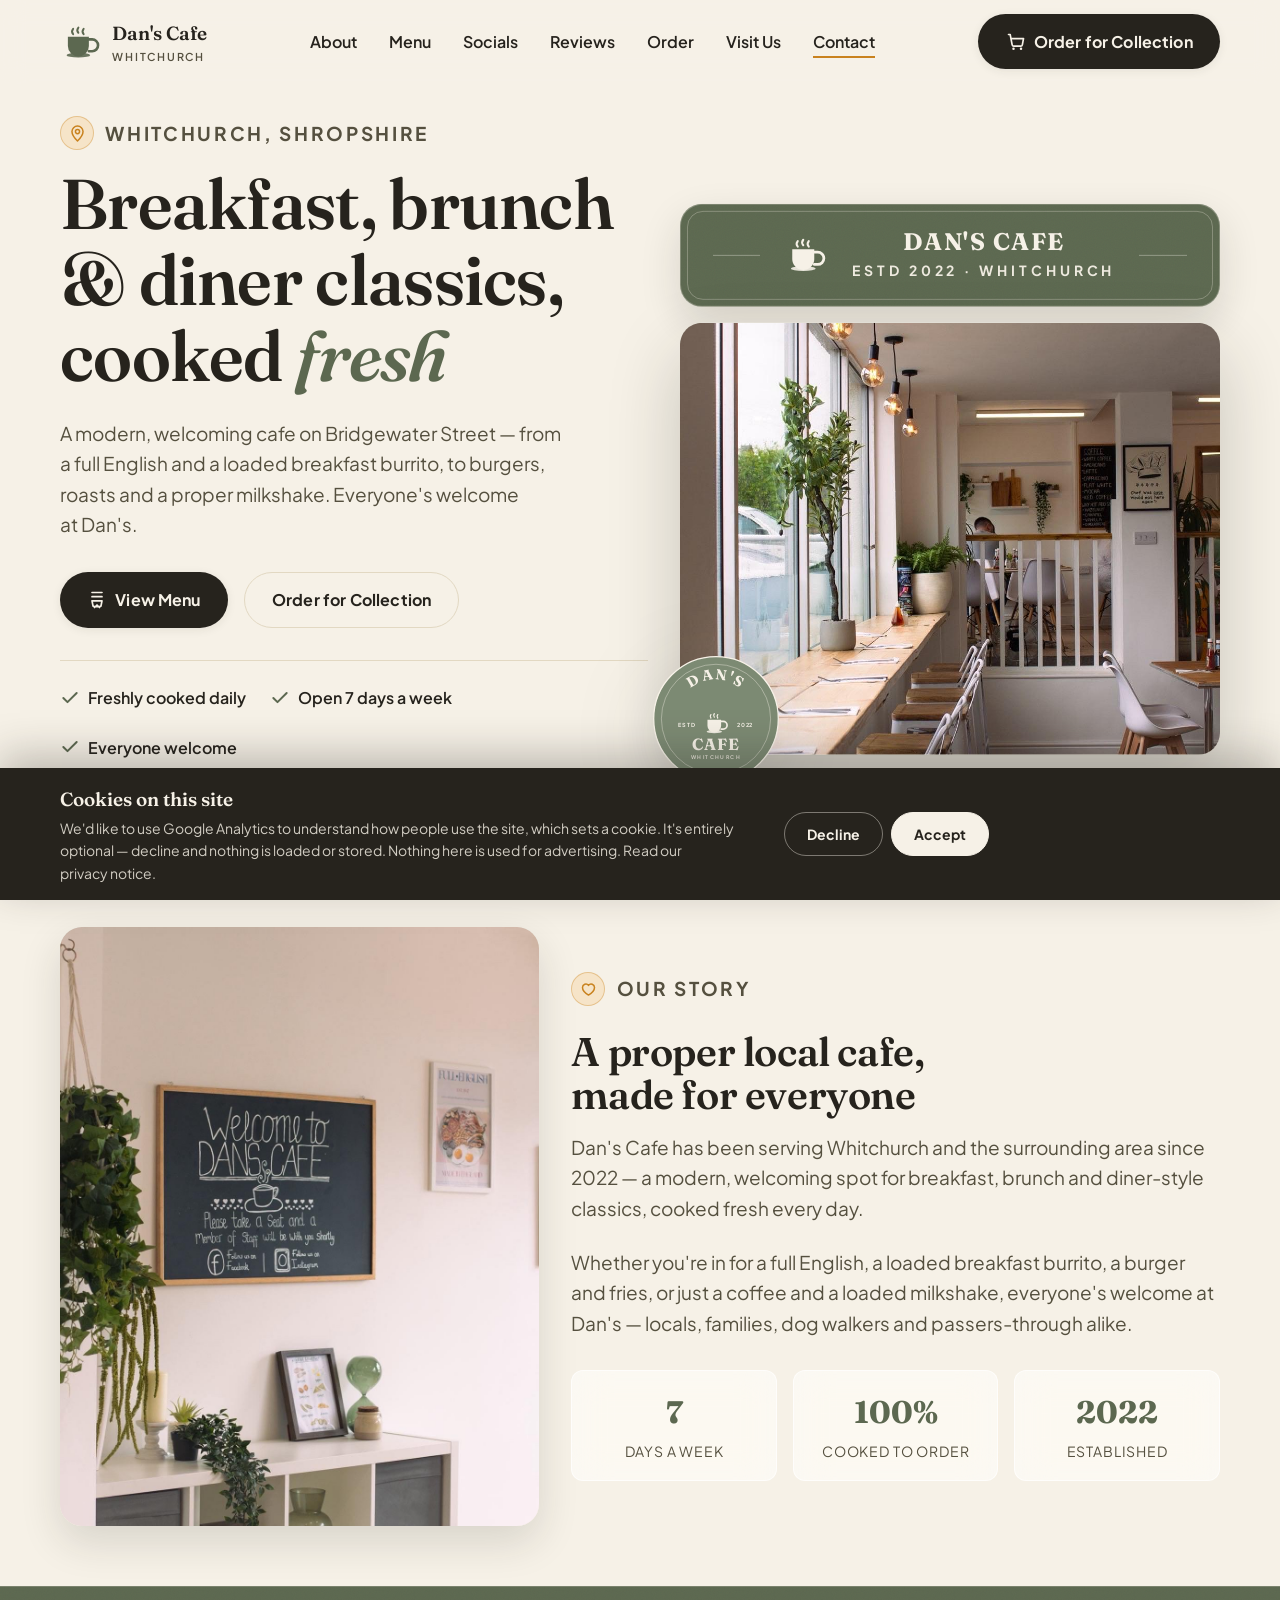
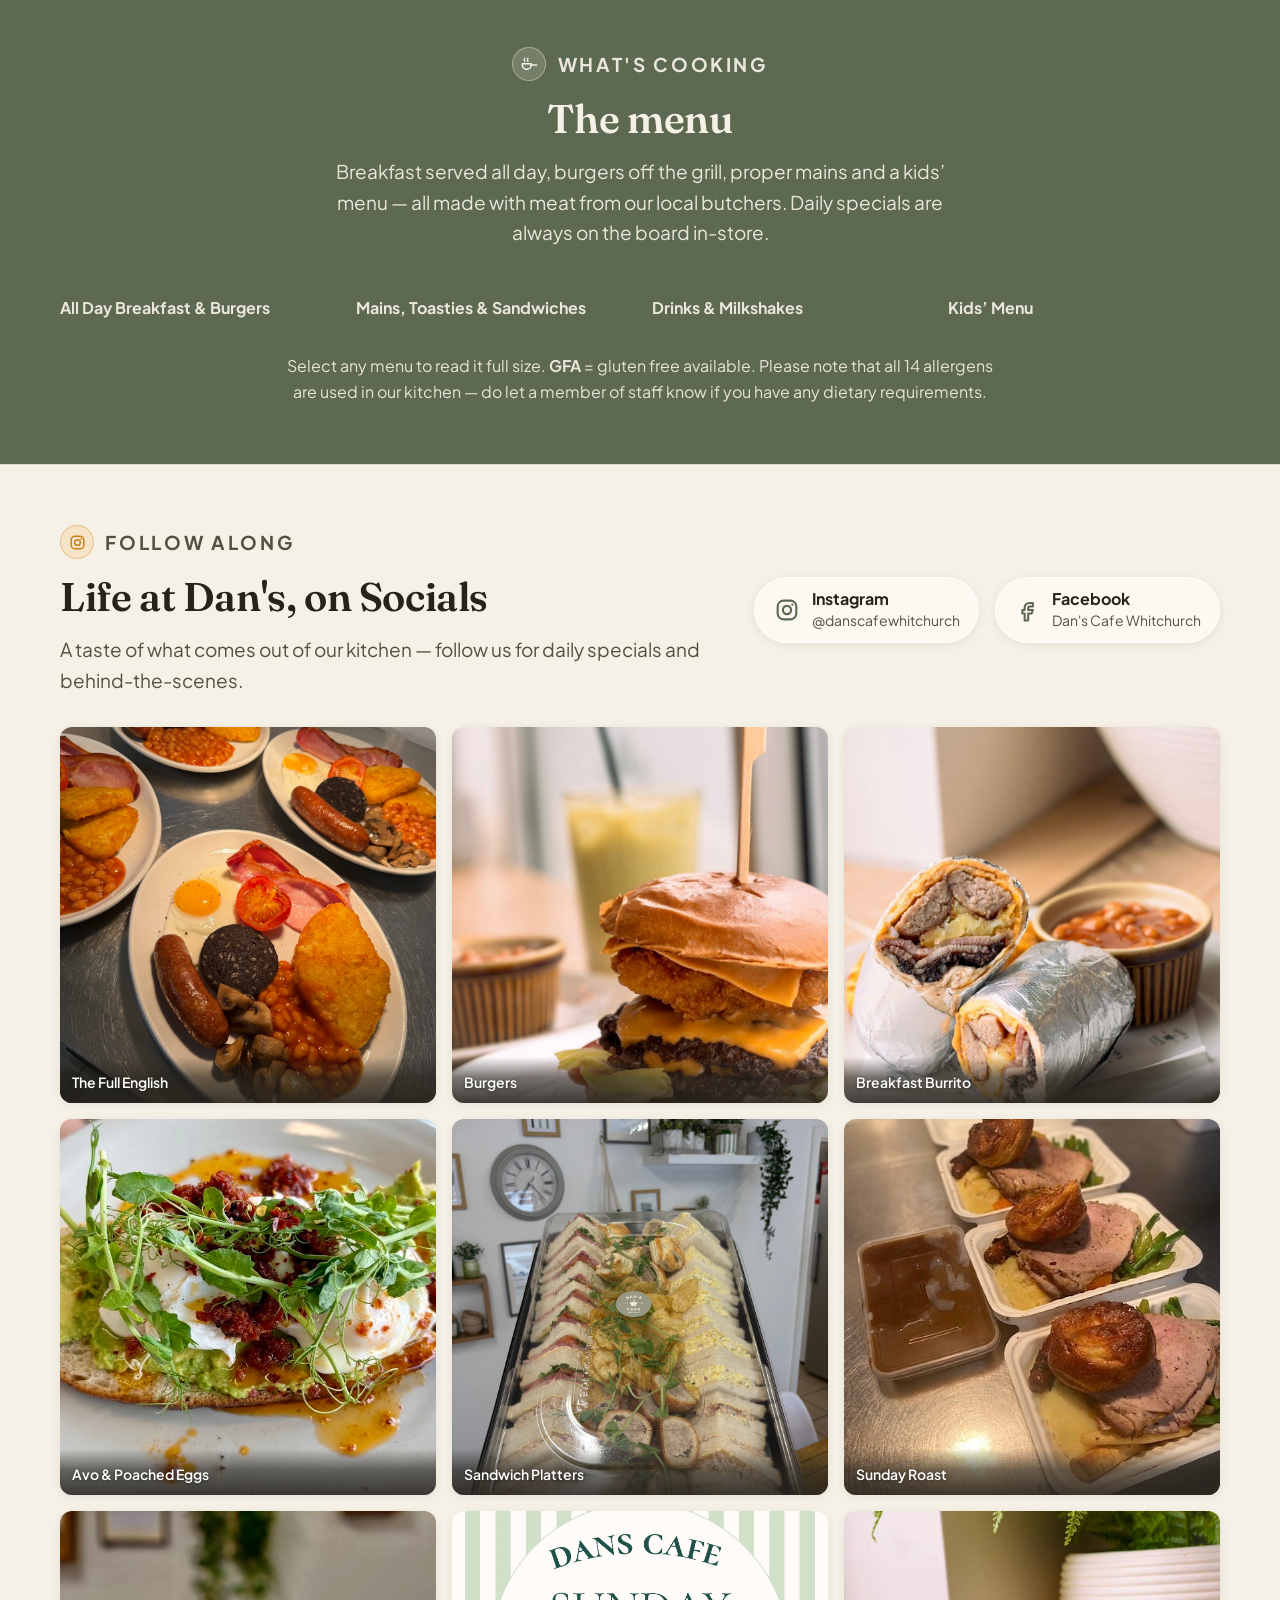
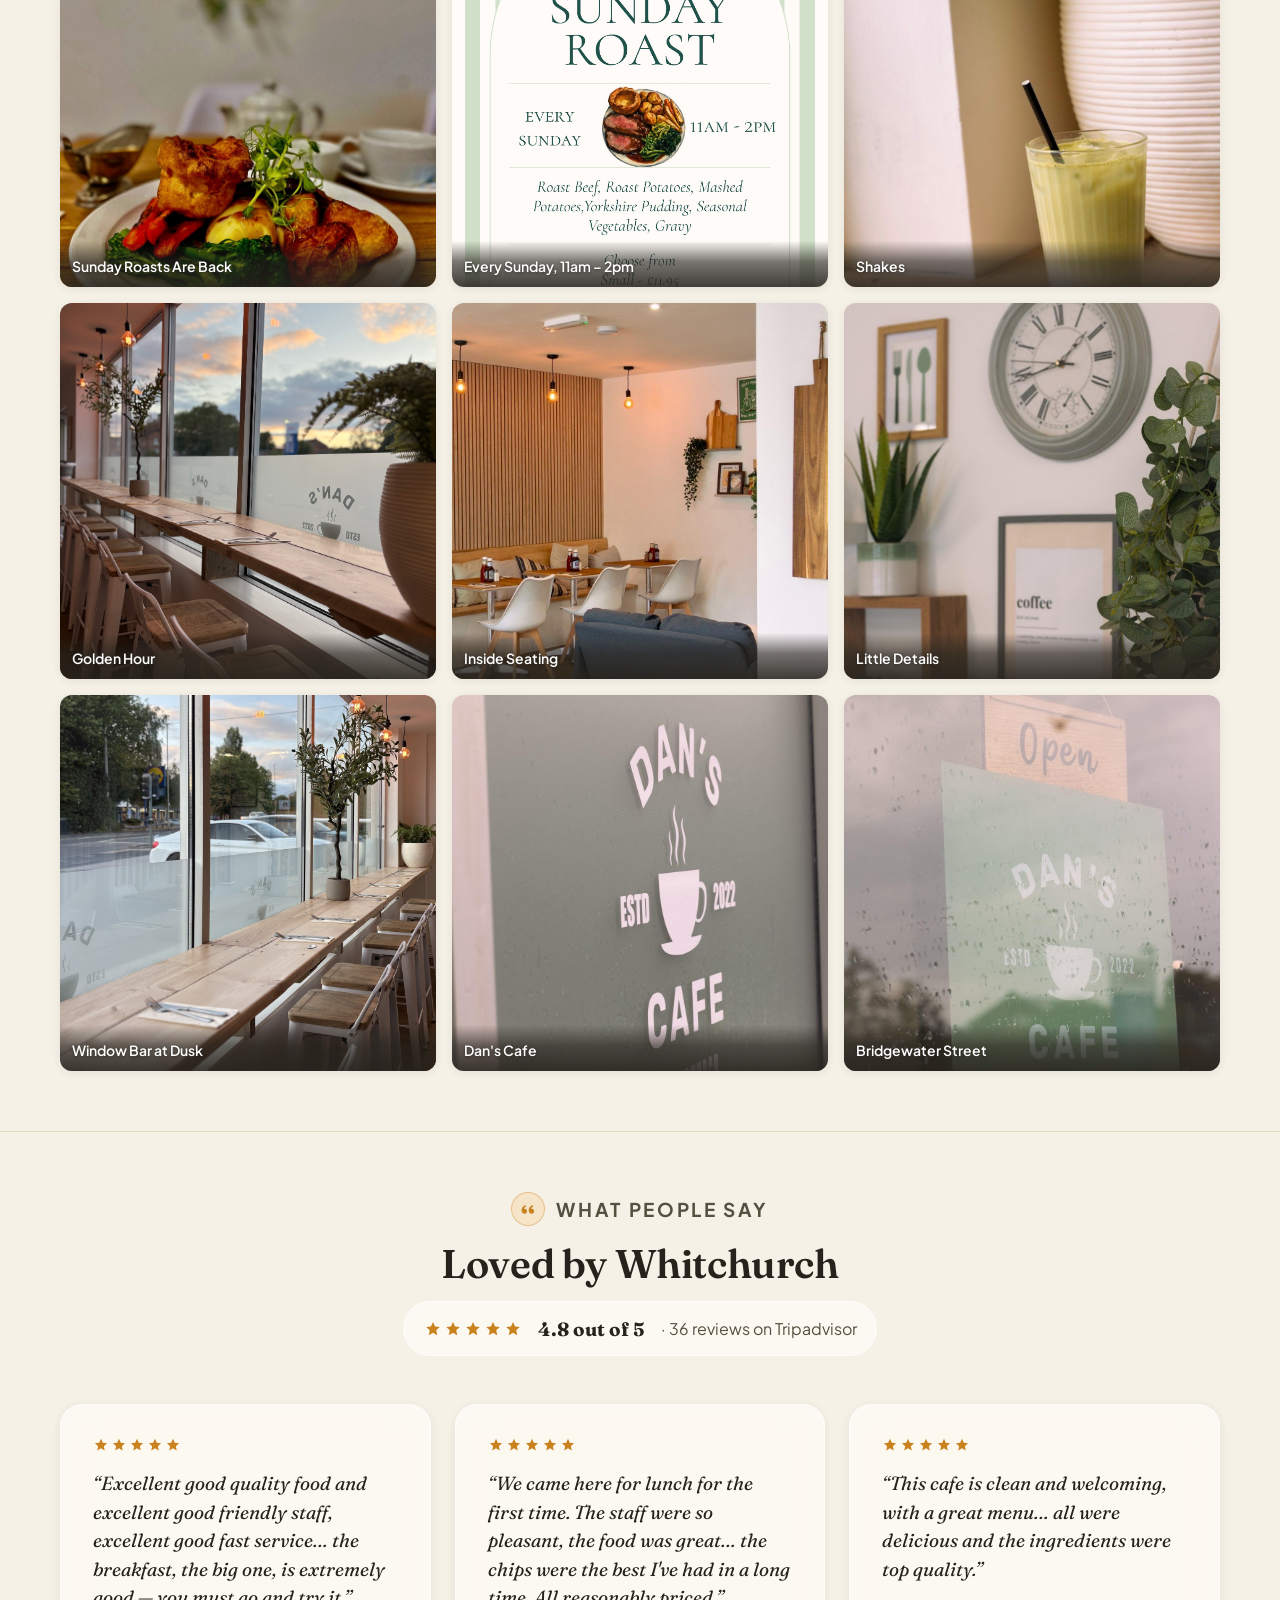
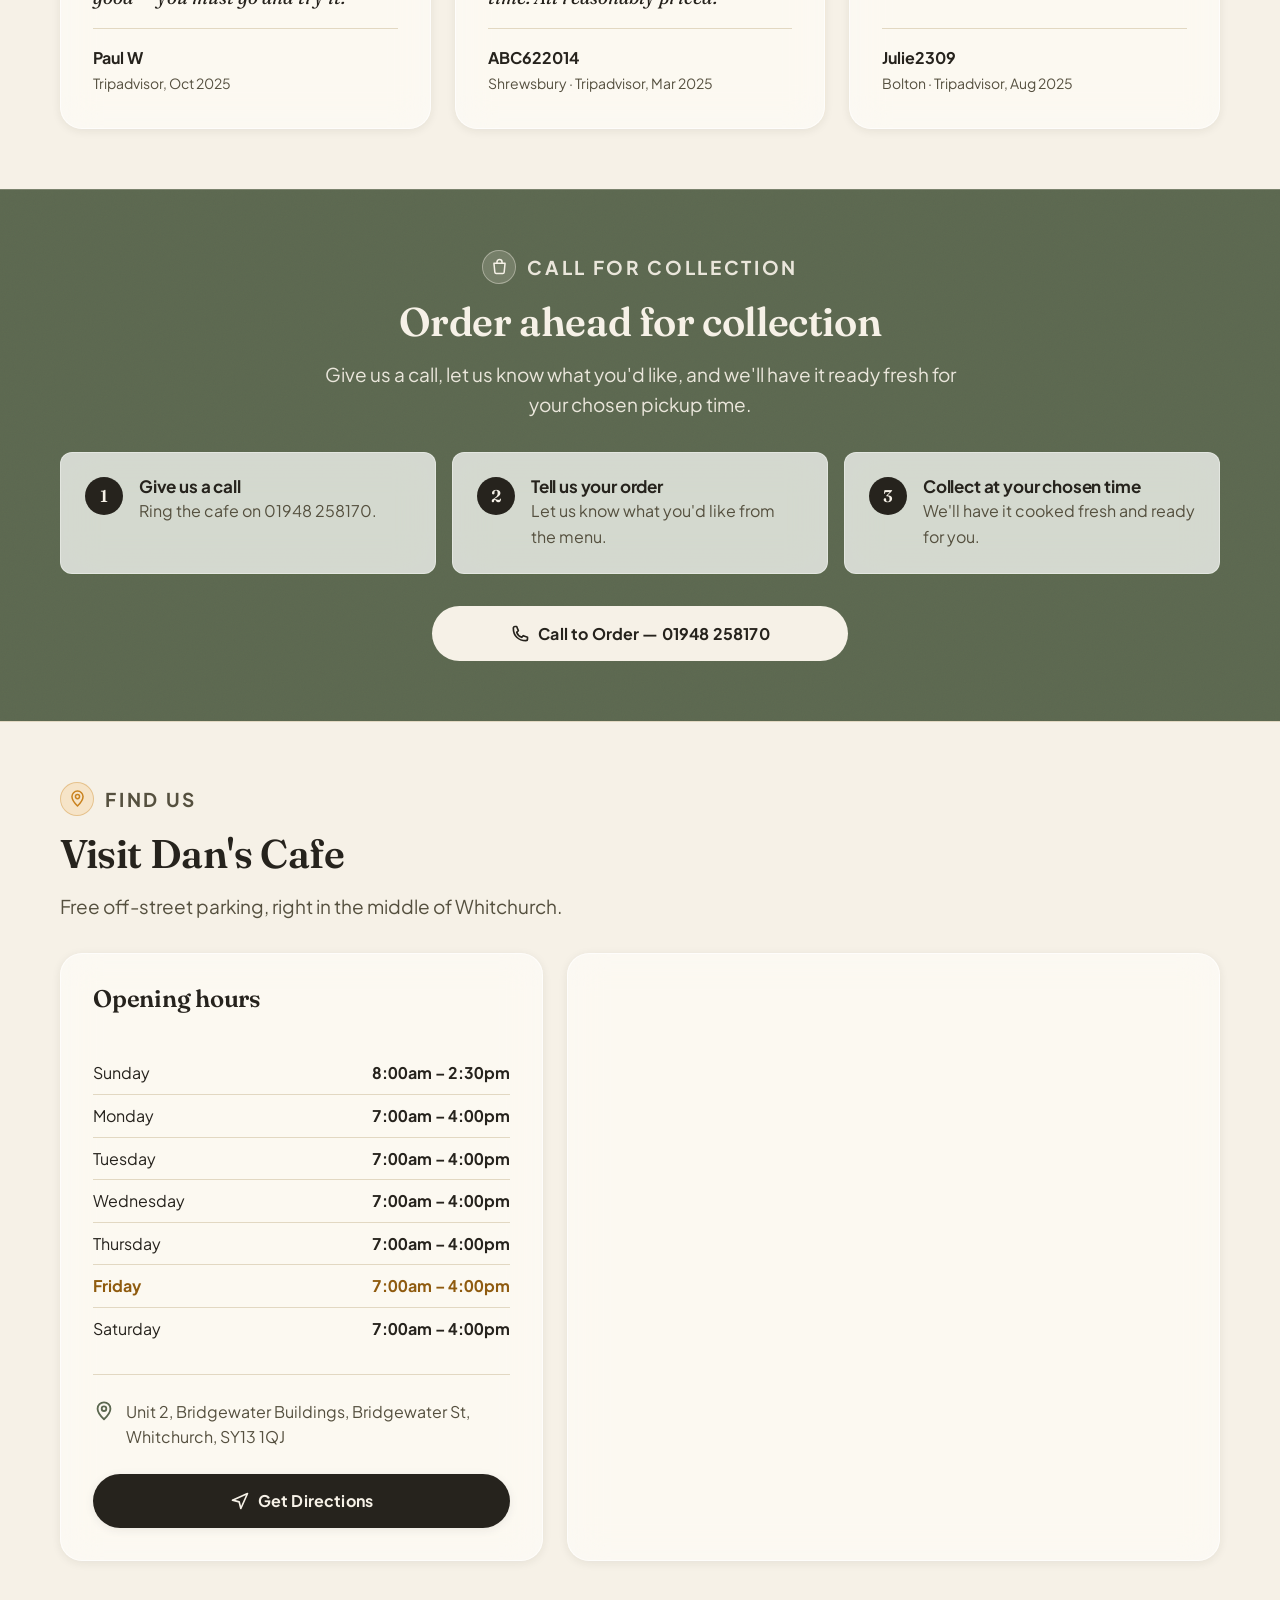
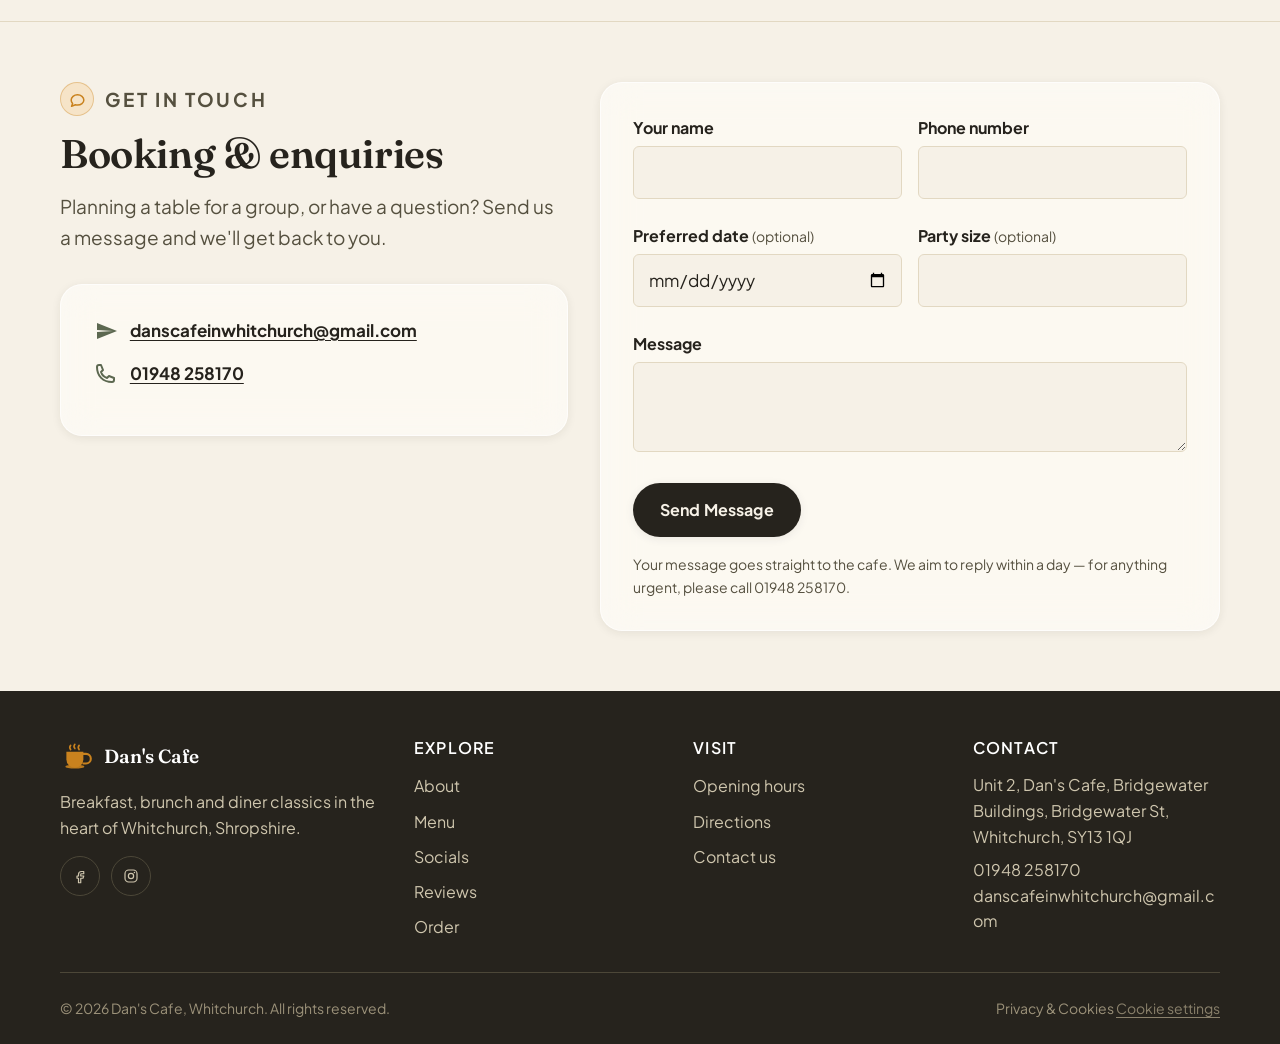
<file: index.html>
<!doctype html>
<html lang="en-GB">
<head>
  <meta charset="UTF-8" />
  <meta name="viewport" content="width=device-width, initial-scale=1" />
  <title>Dan's Cafe — Breakfast, Brunch &amp; Diner in Whitchurch</title>
  <meta name="description" content="Dan's Cafe, Whitchurch — breakfast, brunch and diner classics cooked fresh every day. View the menu, order for collection, or find us on Bridgewater Street." />

  <!-- Canonical: www and the bare domain both serve this site, and so do
       "/" and "/index.html". This tells search engines which one counts,
       so the ranking isn't split across four addresses. -->
  <link rel="canonical" href="https://danscafe.co.uk/" />

  <!-- Share card: what Facebook, WhatsApp, iMessage and Slack show when
       someone posts the link. Without these you get a bare blue URL. -->
  <meta property="og:type" content="restaurant" />
  <meta property="og:site_name" content="Dan's Cafe" />
  <meta property="og:title" content="Dan's Cafe — Breakfast, Brunch &amp; Diner in Whitchurch" />
  <meta property="og:description" content="Breakfast served all day, burgers off the grill, Sunday roasts and proper milkshakes. On Bridgewater Street, Whitchurch." />
  <meta property="og:image" content="https://danscafe.co.uk/og-image.jpg" />
  <meta property="og:image:width" content="1200" />
  <meta property="og:image:height" content="630" />
  <meta property="og:image:alt" content="A full English breakfast at Dan's Cafe, Whitchurch" />
  <meta property="og:url" content="https://danscafe.co.uk/" />
  <meta property="og:locale" content="en_GB" />
  <meta name="twitter:card" content="summary_large_image" />
  <meta name="twitter:title" content="Dan's Cafe — Breakfast, Brunch &amp; Diner in Whitchurch" />
  <meta name="twitter:description" content="Breakfast served all day, burgers off the grill, Sunday roasts and proper milkshakes. On Bridgewater Street, Whitchurch." />
  <meta name="twitter:image" content="https://danscafe.co.uk/og-image.jpg" />

  <!-- Colours the browser chrome on Android/Chrome mobile. -->
  <meta name="theme-color" content="#7c8a73" />


  <link rel="preconnect" href="https://fonts.googleapis.com" />
  <link rel="preconnect" href="https://fonts.gstatic.com" crossorigin />
  <link href="https://fonts.googleapis.com/css2?family=Fraunces:ital,opsz,wght@0,9..144,500;0,9..144,600;0,9..144,700;1,9..144,500;1,9..144,600&family=Plus+Jakarta+Sans:wght@400;500;600;700;800&display=swap" rel="stylesheet" />

  <!-- ?v= is a cache-buster. Hostinger serves css/js with a 7-day
       cache, so without this a returning visitor keeps the old files
       for up to a week after an update. index.html itself is not
       cached, so changing this number here invalidates them instantly.
       BUMP THE VERSION whenever styles.css or main.js changes. -->
  <link rel="stylesheet" href="css/styles.css?v=20261017-1" />

  <!-- Enables the scroll-reveal animations only when JS is running, so the
       page still renders fully visible for screenshots, previews and crawlers. -->
  <script>document.documentElement.classList.add('js-anim');</script>

  <!-- ============ ANALYTICS (consent-gated) ============
       Google Analytics 4, property G-JT6TVBG15J.

       Nothing Google-related is requested until the visitor accepts:
       no gtag.js download, no cookies, no network calls. UK PECR
       requires consent BEFORE analytics cookies are set, so the tag
       cannot simply sit in the head as Google's copy-paste snippet
       assumes.

       This lives inline in <head> rather than in main.js so a returning
       visitor who already accepted starts GA immediately, instead of
       waiting for the deferred bundle.

       To turn analytics off entirely, delete this block and the
       cookie-banner markup near the end of <body>. -->
  <script>
    (function () {
      var KEY = "dc-analytics-consent";
      var GA_ID = "G-JT6TVBG15J";
      var loaded = false;

      function readConsent() {
        /* Private browsing and blocked site-data both throw on access. */
        try { return localStorage.getItem(KEY); } catch (e) { return null; }
      }

      function writeConsent(v) {
        try { localStorage.setItem(KEY, v); } catch (e) {}
      }

      function loadAnalytics() {
        if (loaded) return;
        loaded = true;

        window.dataLayer = window.dataLayer || [];
        function gtag() { dataLayer.push(arguments); }
        window.gtag = gtag;

        /* Consent Mode: we only ever load this after an explicit yes to
           analytics. Ads storage stays denied — the site runs no ads. */
        gtag("consent", "default", {
          ad_storage: "denied",
          ad_user_data: "denied",
          ad_personalization: "denied",
          analytics_storage: "granted"
        });

        gtag("js", new Date());
        gtag("config", GA_ID, { anonymize_ip: true });

        var sc = document.createElement("script");
        sc.async = true;
        sc.src = "https://www.googletagmanager.com/gtag/js?id=" + GA_ID;
        document.head.appendChild(sc);
      }

      /* Withdrawing consent has to actually stop the processing, not just
         stop it next time — so clear any GA cookies already set. They're
         written on the registrable domain, so try both that and the host. */
      function clearAnalyticsCookies() {
        var host = location.hostname;
        var parts = host.split(".");
        var domains = ["", host, "." + host];
        if (parts.length > 2) domains.push("." + parts.slice(-2).join("."));

        document.cookie.split(";").forEach(function (c) {
          var name = c.split("=")[0].trim();
          if (name.indexOf("_ga") !== 0 && name.indexOf("_gid") !== 0) return;
          domains.forEach(function (d) {
            document.cookie =
              name + "=; expires=Thu, 01 Jan 1970 00:00:00 GMT; path=/" +
              (d ? "; domain=" + d : "");
          });
        });
      }

      window.dcConsent = {
        key: KEY,
        get: readConsent,
        accept: function () { writeConsent("granted"); loadAnalytics(); },
        decline: function () { writeConsent("denied"); clearAnalyticsCookies(); },
        load: loadAnalytics
      };

      if (readConsent() === "granted") loadAnalytics();
    })();
  </script>

  <!-- The inline SVG below is what the browser tab uses. It is a data URI,
       which Google's favicon crawler cannot fetch, so the .ico and PNG
       files are here for search results and phone home screens. -->
  <link rel="icon" href="/favicon.ico" sizes="any" />
  <link rel="icon" type="image/png" sizes="512x512" href="/icon-512.png" />
  <link rel="apple-touch-icon" href="/apple-touch-icon.png" />
  <link rel="icon" href="data:image/svg+xml,%3Csvg xmlns='http://www.w3.org/2000/svg' viewBox='0 0 64 64'%3E%3Crect width='64' height='64' rx='16' fill='%237C8A73'/%3E%3Cellipse cx='32' cy='47' rx='15' ry='3' fill='%23F6F1E7'/%3E%3Cpath d='M17 22h28v11a14 14 0 0 1-14 14 14 14 0 0 1-14-14V22Z' fill='%23F6F1E7'/%3E%3Cpath d='M45 25h4a7 7 0 0 1 0 14h-4' fill='none' stroke='%23F6F1E7' stroke-width='3.5' stroke-linecap='round'/%3E%3C/svg%3E" />

  <!-- Structured data: the cafe's details in the format search engines read.
       This is what lets Google show opening hours, phone and address
       directly in results and feeds the local map listing.

       Deliberately NOT included: the Tripadvisor star rating. Google's
       guidelines treat a business marking up its own review score as
       self-serving, and it can trigger a manual penalty. Ratings belong
       on Tripadvisor and the Google Business Profile, where Google
       collects them itself.

       KEEP IN SYNC: if the opening hours or phone number change on the
       page, change them here too. Mismatched details hurt local ranking. -->
  <script type="application/ld+json">
{
  "@context": "https://schema.org",
  "@type": "CafeOrCoffeeShop",
  "@id": "https://danscafe.co.uk/#cafe",
  "name": "Dan's Cafe",
  "url": "https://danscafe.co.uk/",
  "image": [
    "https://danscafe.co.uk/og-image.jpg"
  ],
  "logo": "https://danscafe.co.uk/icon-512.png",
  "description": "A modern, welcoming cafe on Bridgewater Street, Whitchurch. Breakfast served all day, burgers, toasties, Sunday roasts and milkshakes, with meat from a local butcher.",
  "telephone": "+44 1948 258170",
  "email": "danscafeinwhitchurch@gmail.com",
  "priceRange": "££",
  "currenciesAccepted": "GBP",
  "paymentAccepted": "Cash, Credit Card, Debit Card",
  "address": {
    "@type": "PostalAddress",
    "streetAddress": "Bridgewater Buildings, Bridgewater Street",
    "addressLocality": "Whitchurch",
    "addressRegion": "Shropshire",
    "postalCode": "SY13 1QJ",
    "addressCountry": "GB"
  },
  "servesCuisine": [
    "British",
    "Breakfast",
    "Brunch",
    "Diner"
  ],
  "hasMap": "https://www.google.com/maps/dir/?api=1&destination=Dan%27s+Cafe,+Bridgewater+St,+Whitchurch+SY13+1QJ",
  "openingHoursSpecification": [
    {
      "@type": "OpeningHoursSpecification",
      "dayOfWeek": [
        "Monday",
        "Tuesday",
        "Wednesday",
        "Thursday",
        "Friday",
        "Saturday"
      ],
      "opens": "07:00",
      "closes": "16:00"
    },
    {
      "@type": "OpeningHoursSpecification",
      "dayOfWeek": "Sunday",
      "opens": "08:00",
      "closes": "14:30"
    }
  ],
  "sameAs": [
    "https://www.instagram.com/danscafewhitchurch",
    "https://www.facebook.com/danscafewhitchurch",
    "https://www.tripadvisor.co.uk/Restaurant_Review-g662358-d25131257-Reviews-Dan_s_Cafe-Whitchurch_Shropshire_England.html"
  ]
}
  </script>

</head>
<body>
  <a class="skip-link" href="#main">Skip to main content</a>

  <!-- SVG sprite: shared icon symbols -->
  <svg class="visually-hidden" aria-hidden="true">
    <symbol id="icon-cup" viewBox="0 0 64 64">
      <ellipse cx="28" cy="52" rx="18" ry="3.5" fill="currentColor" opacity=".9"/>
      <path d="M12 24h32v14a16 16 0 0 1-16 16h0a16 16 0 0 1-16-16V24Z" fill="currentColor"/>
      <path d="M44 28h5a9 9 0 0 1 0 18h-5" fill="none" stroke="currentColor" stroke-width="4" stroke-linecap="round"/>
      <path d="M20 12c-2.5 3-2.5 5 0 8M28 10c-2.5 3-2.5 5 0 8M36 12c-2.5 3-2.5 5 0 8" fill="none" stroke="currentColor" stroke-width="3" stroke-linecap="round"/>
    </symbol>
    <symbol id="icon-camera" viewBox="0 0 24 24">
      <path d="M4 8h3l1.5-2.5h7L17 8h3a1 1 0 0 1 1 1v9a1 1 0 0 1-1 1H4a1 1 0 0 1-1-1V9a1 1 0 0 1 1-1Z" fill="none" stroke="currentColor" stroke-width="1.6" stroke-linejoin="round"/>
      <circle cx="12" cy="13.5" r="3.5" fill="none" stroke="currentColor" stroke-width="1.6"/>
    </symbol>
    <symbol id="icon-star" viewBox="0 0 24 24">
      <path d="M12 2.8l2.7 5.9 6.4.7-4.8 4.4 1.3 6.4L12 16.9l-5.6 3.3 1.3-6.4-4.8-4.4 6.4-.7L12 2.8Z" fill="currentColor"/>
    </symbol>
    <!-- Eyebrow icons: one per section, matching its subject -->
    <symbol id="icon-pin" viewBox="0 0 24 24">
      <path d="M12 21.5s7-6.7 7-11.9A7 7 0 0 0 5 9.6c0 5.2 7 11.9 7 11.9Z" fill="none" stroke="currentColor" stroke-width="1.9" stroke-linejoin="round"/>
      <circle cx="12" cy="9.6" r="2.6" fill="none" stroke="currentColor" stroke-width="1.9"/>
    </symbol>
    <symbol id="icon-heart" viewBox="0 0 24 24">
      <path d="M12 20.3s-7.6-4.6-7.6-9.6a4.3 4.3 0 0 1 7.6-2.7 4.3 4.3 0 0 1 7.6 2.7c0 5-7.6 9.6-7.6 9.6Z" fill="none" stroke="currentColor" stroke-width="1.9" stroke-linejoin="round"/>
    </symbol>
    <symbol id="icon-pan" viewBox="0 0 24 24">
      <path d="M3 11h11a0 0 0 0 1 0 0v2a5 5 0 0 1-5 5H8a5 5 0 0 1-5-5v-2Z" fill="none" stroke="currentColor" stroke-width="1.9" stroke-linejoin="round"/>
      <path d="M14 12.5h7" stroke="currentColor" stroke-width="1.9" stroke-linecap="round"/>
      <path d="M6 8c-1-1.4-1-2.4 0-3.8M10 8c-1-1.4-1-2.4 0-3.8" fill="none" stroke="currentColor" stroke-width="1.7" stroke-linecap="round"/>
    </symbol>
    <symbol id="icon-instagram" viewBox="0 0 24 24">
      <rect x="4" y="4" width="16" height="16" rx="5" fill="none" stroke="currentColor" stroke-width="1.9"/>
      <circle cx="12" cy="12" r="3.6" fill="none" stroke="currentColor" stroke-width="1.9"/>
      <circle cx="16.7" cy="7.3" r="1.1" fill="currentColor"/>
    </symbol>
    <symbol id="icon-quote" viewBox="0 0 24 24">
      <path d="M9.2 6.5C6.3 7.6 4.5 10 4.5 13.1c0 2.6 1.5 4.4 3.6 4.4 1.9 0 3.3-1.4 3.3-3.2 0-1.8-1.3-3.1-3-3.1-.3 0-.6 0-.8.1.4-1.5 1.6-2.7 3.1-3.4l-1.5-1.4ZM18.2 6.5c-2.9 1.1-4.7 3.5-4.7 6.6 0 2.6 1.5 4.4 3.6 4.4 1.9 0 3.3-1.4 3.3-3.2 0-1.8-1.3-3.1-3-3.1-.3 0-.6 0-.8.1.4-1.5 1.6-2.7 3.1-3.4l-1.5-1.4Z" fill="currentColor"/>
    </symbol>
    <symbol id="icon-bag" viewBox="0 0 24 24">
      <path d="M5 8h14l-1.1 11.2a1.8 1.8 0 0 1-1.8 1.6H7.9a1.8 1.8 0 0 1-1.8-1.6L5 8Z" fill="none" stroke="currentColor" stroke-width="1.9" stroke-linejoin="round"/>
      <path d="M8.8 8V6.4a3.2 3.2 0 0 1 6.4 0V8" fill="none" stroke="currentColor" stroke-width="1.9" stroke-linecap="round"/>
    </symbol>
    <symbol id="icon-chat" viewBox="0 0 24 24">
      <path d="M20 12.6c0 3.6-3.6 6.5-8 6.5-.9 0-1.8-.1-2.6-.4L4.5 20.5l1.3-3.4C4.7 15.9 4 14.3 4 12.6 4 9 7.6 6.1 12 6.1s8 2.9 8 6.5Z" fill="none" stroke="currentColor" stroke-width="1.9" stroke-linejoin="round"/>
    </symbol>
    <symbol id="icon-expand" viewBox="0 0 24 24">
      <path d="M4 9V4h5M20 9V4h-5M4 15v5h5M20 15v5h-5" fill="none" stroke="currentColor" stroke-width="1.9" stroke-linecap="round" stroke-linejoin="round"/>
    </symbol>
    <symbol id="icon-close" viewBox="0 0 24 24">
      <path d="M6 6l12 12M18 6L6 18" fill="none" stroke="currentColor" stroke-width="2" stroke-linecap="round"/>
    </symbol>
    <symbol id="icon-chevron" viewBox="0 0 24 24">
      <path d="M14.5 5 8 12l6.5 7" fill="none" stroke="currentColor" stroke-width="2" stroke-linecap="round" stroke-linejoin="round"/>
    </symbol>
  </svg>

  <!-- ============ HEADER ============
       The header and footer are the two shared blocks. If either changes,
       change it in every .html file in this folder. Right now there is only
       one page (index.html), so there is only one copy of each. -->
  <header class="site-header" id="siteHeader">
    <div class="container">
      <a class="brand" href="#top">
        <svg class="brand-mark" viewBox="0 0 64 64" aria-hidden="true"><use href="#icon-cup"/></svg>
        <span>Dan's Cafe<span class="brand-sub">Whitchurch</span></span>
      </a>

      <nav class="nav-desktop" aria-label="Primary">
        <ul>
          <li><a href="#about">About</a></li>
          <li><a href="#menu">Menu</a></li>
          <li><a href="#gallery">Socials</a></li>
          <li><a href="#reviews">Reviews</a></li>
          <li><a href="#order">Order</a></li>
          <li><a href="#visit">Visit Us</a></li>
          <li><a href="#contact">Contact</a></li>
        </ul>
      </nav>

      <a class="btn btn-primary btn-magnetic header-cta" href="#order" data-magnetic>
        <svg viewBox="0 0 24 24" fill="none" aria-hidden="true"><path d="M3 3h2l2.4 12.4a2 2 0 0 0 2 1.6h8.2a2 2 0 0 0 2-1.6L21 8H6" stroke="currentColor" stroke-width="2" stroke-linecap="round" stroke-linejoin="round"/><circle cx="9" cy="20" r="1.5" fill="currentColor"/><circle cx="18" cy="20" r="1.5" fill="currentColor"/></svg>
        Order for Collection
      </a>

      <button class="nav-toggle" id="navToggle" aria-expanded="false" aria-controls="navMobile" aria-label="Open menu">
        <svg class="icon-menu" viewBox="0 0 24 24" fill="none" aria-hidden="true"><path d="M3 6h18M3 12h18M3 18h18" stroke="currentColor" stroke-width="2" stroke-linecap="round"/></svg>
        <svg class="icon-close" viewBox="0 0 24 24" fill="none" aria-hidden="true"><path d="M6 6l12 12M18 6L6 18" stroke="currentColor" stroke-width="2" stroke-linecap="round"/></svg>
      </button>
    </div>
  </header>

  <!-- Mobile menu lives OUTSIDE <header> on purpose: the header uses
       backdrop-filter, which makes it a containing block for any
       position:fixed descendant. Nested inside, this panel was being
       trapped in the 84px header box instead of filling the screen. -->
  <nav class="nav-mobile" id="navMobile" aria-label="Mobile">
      <ul>
        <li><a href="#about">About</a></li>
        <li><a href="#menu">Menu</a></li>
        <li><a href="#gallery">Socials</a></li>
        <li><a href="#reviews">Reviews</a></li>
        <li><a href="#order">Order</a></li>
        <li><a href="#visit">Visit Us</a></li>
        <li><a href="#contact">Contact</a></li>
      </ul>
      <a class="btn btn-primary header-cta" href="#order">Order for Collection</a>
    </nav>

  <main id="main">
    <div id="top"></div>

    <!-- ============ HERO ============ -->
    <section class="hero">
      <div class="container">
        <div class="hero-copy" data-reveal>
          <p class="eyebrow"><span class="eyebrow-icon" aria-hidden="true"><svg><use href="#icon-pin"/></svg></span>Whitchurch, Shropshire</p>
          <h1>Breakfast, brunch &amp; diner classics, cooked <em>fresh</em></h1>
          <p>A modern, welcoming cafe on Bridgewater Street — from a full English and a loaded breakfast burrito, to burgers, roasts and a proper milkshake. Everyone's welcome at Dan's.</p>
          <div class="hero-actions">
            <a class="btn btn-primary btn-magnetic" href="#menu" data-magnetic>
              <svg viewBox="0 0 24 24" fill="none" aria-hidden="true"><path d="M6 3h12M6 8h12M9 21l3-3 3 3M6 13h12l-1 5a2 2 0 0 1-2 2H9a2 2 0 0 1-2-2l-1-5Z" stroke="currentColor" stroke-width="2" stroke-linecap="round" stroke-linejoin="round"/></svg>
              View Menu
            </a>
            <a class="btn btn-ghost" href="#order">Order for Collection</a>
          </div>

          <ul class="hero-trust">
            <li>
              <svg viewBox="0 0 24 24" fill="none" aria-hidden="true"><path d="M20 6 9 17l-5-5" stroke="currentColor" stroke-width="2.4" stroke-linecap="round" stroke-linejoin="round"/></svg>
              Freshly cooked daily
            </li>
            <li>
              <svg viewBox="0 0 24 24" fill="none" aria-hidden="true"><path d="M20 6 9 17l-5-5" stroke="currentColor" stroke-width="2.4" stroke-linecap="round" stroke-linejoin="round"/></svg>
              Open 7 days a week
            </li>
            <li>
              <svg viewBox="0 0 24 24" fill="none" aria-hidden="true"><path d="M20 6 9 17l-5-5" stroke="currentColor" stroke-width="2.4" stroke-linecap="round" stroke-linejoin="round"/></svg>
              Everyone welcome
            </li>
          </ul>
        </div>

        <div class="hero-media" data-reveal data-parallax>
          <div class="hero-banner">
            <span class="hero-banner-rule" aria-hidden="true"></span>
            <svg class="hero-banner-mark" viewBox="0 0 64 64" aria-hidden="true"><use href="#icon-cup"/></svg>
            <span class="hero-banner-text">
              <strong>DAN'S CAFE</strong>
              <span>Estd 2022 &middot; Whitchurch</span>
            </span>
            <span class="hero-banner-rule" aria-hidden="true"></span>
          </div>

          <div class="hero-photo">
            <div class="photo-slot">
              <div class="photo-fallback">
                <svg aria-hidden="true"><use href="#icon-camera"/></svg>
                <strong>Inside Dan's Cafe</strong>
                <span>images/interior-window-bar.jpg</span>
              </div>
              <img src="images/interior-window-bar.jpg" alt="Inside Dan's Cafe — window bar seating with hanging Edison bulbs and plants" loading="eager" onerror="this.remove()" />
            </div>
          </div>
          <svg class="hero-badge" viewBox="0 0 300 300" role="img" aria-label="Dan's Cafe, established 2022, Whitchurch">
            <circle cx="150" cy="150" r="146" fill="#7C8A73"/>
            <circle cx="150" cy="150" r="146" fill="none" stroke="#F6F1E7" stroke-width="3"/>
            <circle cx="150" cy="150" r="128" fill="none" stroke="#F6F1E7" stroke-width="1.5" opacity=".6"/>
            <path id="badgeArc" d="M 58,150 A 92,92 0 0 1 242,150" fill="none"/>
            <text font-family="Fraunces, serif" font-weight="700" font-size="34" letter-spacing="4" fill="#F6F1E7">
              <textPath href="#badgeArc" startOffset="50%" text-anchor="middle">DAN'S</textPath>
            </text>
            <use href="#icon-cup" x="118" y="128" width="64" height="64" color="#F6F1E7"/>
            <text x="82" y="168" font-family="Plus Jakarta Sans, sans-serif" font-weight="700" font-size="13" letter-spacing="2" fill="#F6F1E7" text-anchor="middle">ESTD</text>
            <text x="218" y="168" font-family="Plus Jakarta Sans, sans-serif" font-weight="700" font-size="13" letter-spacing="2" fill="#F6F1E7" text-anchor="middle">2022</text>
            <text x="150" y="222" font-family="Fraunces, serif" font-weight="700" font-size="38" letter-spacing="2" fill="#F6F1E7" text-anchor="middle">CAFE</text>
            <text x="150" y="245" font-family="Plus Jakarta Sans, sans-serif" font-weight="700" font-size="12" letter-spacing="3.5" fill="#F6F1E7" opacity=".85" text-anchor="middle">WHITCHURCH</text>
          </svg>
        </div>
      </div>
    </section>

    <!-- ============ MARQUEE ============ -->
    <div class="marquee" aria-hidden="true">
      <!-- Scrolling banner. To edit: change the phrases in the FIRST group
           below, then make the SECOND group match exactly — the duplicate
           set is what makes the scroll loop seamlessly.
           Hovering the strip pauses it; it does not animate at all for
           visitors who have "reduce motion" turned on. -->
      <div class="marquee-track">
        <span>Fresh Breakfast &amp; Brunch</span>
        <span>Burgers &amp; Diner Classics</span>
        <span>Loaded Milkshakes</span>
        <span>Locally Sourced Meat</span>
        <span>Call for Collection</span>
        <span>Sunday Roasts to Take Away</span>
        <span>Est. 2022, Whitchurch</span>

        <span>Fresh Breakfast &amp; Brunch</span>
        <span>Burgers &amp; Diner Classics</span>
        <span>Loaded Milkshakes</span>
        <span>Locally Sourced Meat</span>
        <span>Call for Collection</span>
        <span>Sunday Roasts to Take Away</span>
        <span>Est. 2022, Whitchurch</span>
      </div>
    </div>

    <!-- ============ ABOUT ============ -->
    <section class="about section" id="about">
      <div class="container">
        <div class="about-media" data-reveal-scale>
          <div class="photo-slot">
            <div class="photo-fallback">
              <svg aria-hidden="true"><use href="#icon-camera"/></svg>
              <strong>Dan's Cafe</strong>
              <span>images/interior-welcome-board.jpg</span>
            </div>
            <img src="images/interior-welcome-board.jpg" alt="A chalkboard reading 'Welcome to Dan's Cafe' beside hanging plants" loading="lazy" onerror="this.remove()" />
          </div>
        </div>
        <div class="about-copy" data-reveal>
          <p class="eyebrow"><span class="eyebrow-icon" aria-hidden="true"><svg><use href="#icon-heart"/></svg></span>Our Story</p>
          <h2>A proper local cafe, made for everyone</h2>
          <p>Dan's Cafe has been serving Whitchurch and the surrounding area since 2022 — a modern, welcoming spot for breakfast, brunch and diner-style classics, cooked fresh every day.</p>
          <p>Whether you're in for a full English, a loaded breakfast burrito, a burger and fries, or just a coffee and a loaded milkshake, everyone's welcome at Dan's — locals, families, dog walkers and passers-through alike.</p>
          <div class="about-stats">
            <div>
              <strong>7</strong>
              <span>Days a week</span>
            </div>
            <div>
              <strong>100%</strong>
              <span>Cooked to order</span>
            </div>
            <div>
              <strong>2022</strong>
              <span>Established</span>
            </div>
          </div>
        </div>
      </div>
    </section>

    <!-- ============ MENU ============ -->
    <section class="section section-sage" id="menu">
      <div class="container">
        <div class="section-head center" data-reveal>
          <p class="eyebrow"><span class="eyebrow-icon" aria-hidden="true"><svg><use href="#icon-pan"/></svg></span>What's Cooking</p>
          <h2>The menu</h2>
          <p>Breakfast served all day, burgers off the grill, proper mains and a kids&rsquo; menu &mdash; all made with meat from our local butchers. Daily specials are always on the board in-store.</p>
        </div>

        <!-- ==========================================================
             MENU BOARDS
             ----------------------------------------------------------
             Each card is a button that opens the full-size menu in the
             lightbox at the bottom of this file.

             TO UPDATE A MENU: save the new photo into images/ over the
             existing filename (e.g. images/menu-drinks.jpg). Nothing
             else needs changing.

             TO ADD A FIFTH MENU: copy one .menu-photo-card block, give
             it the next data-menu-open number, and the lightbox picks
             it up automatically — it reads the cards, not a hard-coded
             list.
             ========================================================== -->
        <div class="menu-photo-grid" data-reveal-group>
          <div class="menu-photo-card">
            <button type="button" class="menu-photo-btn" data-menu-open="0">
              <span class="menu-photo-media card-frame">
                <span class="photo-slot">
                  <img src="images/menu-breakfast-burgers.jpg" alt="Dan&rsquo;s Cafe all day breakfast and burgers menu &mdash; The Big One, breakfast baps, breakfast burrito, and the full smash burger range" loading="lazy" width="1206" height="1703" />
                </span>
                <span class="menu-zoom-hint" aria-hidden="true">
                  <svg><use href="#icon-expand"/></svg>Enlarge
                </span>
              </span>
              <span class="menu-photo-caption">All Day Breakfast &amp; Burgers</span>
              <span class="visually-hidden">&mdash; select to view full size</span>
            </button>
          </div>
          <div class="menu-photo-card">
            <button type="button" class="menu-photo-btn" data-menu-open="1">
              <span class="menu-photo-media card-frame">
                <span class="photo-slot">
                  <img src="images/menu-mains-sandwiches.jpg?v=20261010" alt="Dan&rsquo;s Cafe main meals menu &mdash; jackets, hunters chicken, scampi, toasties, ciabattas, sandwiches and sides" loading="lazy" width="1415" height="2000" />
                </span>
                <span class="menu-zoom-hint" aria-hidden="true">
                  <svg><use href="#icon-expand"/></svg>Enlarge
                </span>
              </span>
              <span class="menu-photo-caption">Mains, Toasties &amp; Sandwiches</span>
              <span class="visually-hidden">&mdash; select to view full size</span>
            </button>
          </div>
          <div class="menu-photo-card">
            <button type="button" class="menu-photo-btn" data-menu-open="2">
              <span class="menu-photo-media card-frame">
                <span class="photo-slot">
                  <img src="images/menu-drinks.jpg?v=20261010" alt="Dan&rsquo;s Cafe drinks menu &mdash; coffee, tea, hot chocolate, matcha, smoothies, soft drinks and milkshakes" loading="lazy" width="1415" height="2000" />
                </span>
                <span class="menu-zoom-hint" aria-hidden="true">
                  <svg><use href="#icon-expand"/></svg>Enlarge
                </span>
              </span>
              <span class="menu-photo-caption">Drinks &amp; Milkshakes</span>
              <span class="visually-hidden">&mdash; select to view full size</span>
            </button>
          </div>
          <div class="menu-photo-card">
            <button type="button" class="menu-photo-btn" data-menu-open="3">
              <span class="menu-photo-media card-frame">
                <span class="photo-slot">
                  <img src="images/menu-kids.jpg" alt="Dan&rsquo;s Cafe kids menu &mdash; children&rsquo;s breakfasts, main meals and drinks" loading="lazy" width="1206" height="1712" />
                </span>
                <span class="menu-zoom-hint" aria-hidden="true">
                  <svg><use href="#icon-expand"/></svg>Enlarge
                </span>
              </span>
              <span class="menu-photo-caption">Kids&rsquo; Menu</span>
              <span class="visually-hidden">&mdash; select to view full size</span>
            </button>
          </div>
        </div>

        <p class="menu-note">Select any menu to read it full size. <strong>GFA</strong> = gluten free available. Please note that all 14 allergens are used in our kitchen &mdash; do let a member of staff know if you have any dietary requirements.</p>
      </div>
    </section>

    <!-- ============ SOCIALS ============ -->
    <section class="section" id="gallery">
      <div class="container">
        <div class="socials-head" data-reveal>
          <div class="section-head">
            <p class="eyebrow"><span class="eyebrow-icon" aria-hidden="true"><svg><use href="#icon-instagram"/></svg></span>Follow Along</p>
            <h2>Life at Dan's, on Socials</h2>
            <p>A taste of what comes out of our kitchen — follow us for daily specials and behind-the-scenes.</p>
          </div>

          <div class="socials-links">
            <a class="social-logo" href="https://instagram.com/danscafewhitchurch" target="_blank" rel="noopener">
              <svg viewBox="0 0 24 24" fill="none" aria-hidden="true"><rect x="4" y="4" width="16" height="16" rx="5" stroke="currentColor" stroke-width="1.8"/><circle cx="12" cy="12" r="3.5" stroke="currentColor" stroke-width="1.8"/><circle cx="16.6" cy="7.4" r="1" fill="currentColor"/></svg>
              <span>
                <strong>Instagram</strong>
                <em>@danscafewhitchurch</em>
              </span>
            </a>
            <a class="social-logo" href="https://facebook.com/danscafewhitchurch" target="_blank" rel="noopener">
              <svg viewBox="0 0 24 24" fill="none" aria-hidden="true"><path d="M14 9h3V6h-3a4 4 0 0 0-4 4v2H8v3h2v6h3v-6h3l1-3h-4v-2a1 1 0 0 1 1-1Z" stroke="currentColor" stroke-width="1.8" stroke-linejoin="round"/></svg>
              <span>
                <strong>Facebook</strong>
                <em>Dan's Cafe Whitchurch</em>
              </span>
            </a>
          </div>
        </div>

        <!-- ==========================================================
             AUTO-UPDATING INSTAGRAM FEED (optional upgrade)
             ----------------------------------------------------------
             Instagram no longer serves post content to logged-out
             visitors via its own embed code, so the official embeds
             render blank. To show your genuinely LATEST posts
             automatically, sign up for a free feed widget
             (lightwidget.com or snapwidget.com), connect the
             @danscafewhitchurch account, then paste the <iframe> or
             <script> they give you inside the div below and delete the
             .insta-grid photo grid underneath it.
             ========================================================== -->
        <div class="insta-widget-slot" hidden>
          <!-- PASTE WIDGET EMBED CODE HERE -->
        </div>

        <div class="insta-grid" data-reveal-group>
          <a class="insta-tile" href="https://instagram.com/danscafewhitchurch" target="_blank" rel="noopener">
            <div class="photo-slot">
              <div class="photo-fallback">
                <svg aria-hidden="true"><use href="#icon-camera"/></svg>
                <strong>The Full English</strong>
                <span>images/food-full-english.jpg</span>
              </div>
              <img src="images/food-full-english.jpg" alt="A full English breakfast with bacon, sausage, black pudding, egg, hash brown, beans, mushrooms and tomato" loading="lazy" onerror="this.remove()" />
            </div>
            <span class="insta-caption">The Full English</span>
          </a>
          <a class="insta-tile" href="https://instagram.com/danscafewhitchurch" target="_blank" rel="noopener">
            <div class="photo-slot">
              <div class="photo-fallback">
                <svg aria-hidden="true"><use href="#icon-camera"/></svg>
                <strong>Burgers</strong>
                <span>images/food-burger.jpg</span>
              </div>
              <img src="images/food-burger.jpg" alt="A stacked cheeseburger with crispy chicken, served on a plate" loading="lazy" onerror="this.remove()" />
            </div>
            <span class="insta-caption">Burgers</span>
          </a>
          <a class="insta-tile" href="https://instagram.com/danscafewhitchurch" target="_blank" rel="noopener">
            <div class="photo-slot">
              <div class="photo-fallback">
                <svg aria-hidden="true"><use href="#icon-camera"/></svg>
                <strong>Breakfast Burrito</strong>
                <span>images/food-breakfast-burrito.jpg</span>
              </div>
              <img src="images/food-breakfast-burrito.jpg" alt="Breakfast burrito cut in half, served with beans on a plate" loading="lazy" onerror="this.remove()" />
            </div>
            <span class="insta-caption">Breakfast Burrito</span>
          </a>
          <a class="insta-tile" href="https://instagram.com/danscafewhitchurch" target="_blank" rel="noopener">
            <div class="photo-slot">
              <div class="photo-fallback">
                <svg aria-hidden="true"><use href="#icon-camera"/></svg>
                <strong>Avo &amp; Poached Eggs</strong>
                <span>images/food-avo-poached-eggs.jpg</span>
              </div>
              <img src="images/food-avo-poached-eggs.jpg" alt="Smashed avocado on toast with poached eggs, chilli and pea shoots" loading="lazy" onerror="this.remove()" />
            </div>
            <span class="insta-caption">Avo &amp; Poached Eggs</span>
          </a>
          <a class="insta-tile" href="https://instagram.com/danscafewhitchurch" target="_blank" rel="noopener">
            <div class="photo-slot">
              <div class="photo-fallback">
                <svg aria-hidden="true"><use href="#icon-camera"/></svg>
                <strong>Sandwich Platters</strong>
                <span>images/food-sandwiches.jpg</span>
              </div>
              <img src="images/food-sandwiches.jpg" alt="A Dan's Cafe sandwich platter with sandwiches, sausage rolls, pork pies and crisps" loading="lazy" onerror="this.remove()" />
            </div>
            <span class="insta-caption">Sandwich Platters</span>
          </a>
          <a class="insta-tile" href="https://instagram.com/danscafewhitchurch" target="_blank" rel="noopener">
            <div class="photo-slot">
              <div class="photo-fallback">
                <svg aria-hidden="true"><use href="#icon-camera"/></svg>
                <strong>Sunday Roast</strong>
                <span>images/gallery-sunday-roast.jpg</span>
              </div>
              <img src="images/gallery-sunday-roast.jpg" alt="Sunday roast takeaway trays with meat, Yorkshire pudding, vegetables and gravy" loading="lazy" onerror="this.remove()" />
            </div>
            <span class="insta-caption">Sunday Roast</span>
          </a>
          <a class="insta-tile" href="https://instagram.com/danscafewhitchurch" target="_blank" rel="noopener">
            <div class="photo-slot">
              <div class="photo-fallback">
                <svg aria-hidden="true"><use href="#icon-camera"/></svg>
                <strong>Sunday Roasts Are Back</strong>
                <span>images/gallery-sunday-roast-plate.jpg</span>
              </div>
              <img src="images/gallery-sunday-roast-plate.jpg" alt="A Dan's Cafe Sunday roast with Yorkshire pudding, roast potatoes, carrots, tenderstem broccoli and pea shoots" loading="lazy" onerror="this.remove()" />
            </div>
            <span class="insta-caption">Sunday Roasts Are Back</span>
          </a>
          <a class="insta-tile" href="https://instagram.com/danscafewhitchurch" target="_blank" rel="noopener">
            <div class="photo-slot">
              <div class="photo-fallback">
                <svg aria-hidden="true"><use href="#icon-camera"/></svg>
                <strong>Every Sunday, 11am – 2pm</strong>
                <span>images/gallery-sunday-roast-poster.jpg</span>
              </div>
              <img src="images/gallery-sunday-roast-poster.jpg" alt="Dan's Cafe Sunday roast poster: roast beef with all the trimmings every Sunday, 11am to 2pm. Small £11.95, medium £13.95, large £15.95" loading="lazy" style="object-position:center 30%" onerror="this.remove()" />
            </div>
            <span class="insta-caption">Every Sunday, 11am – 2pm</span>
          </a>
          <a class="insta-tile" href="https://instagram.com/danscafewhitchurch" target="_blank" rel="noopener">
            <div class="photo-slot">
              <div class="photo-fallback">
                <svg aria-hidden="true"><use href="#icon-camera"/></svg>
                <strong>Shakes</strong>
                <span>images/food-shake.jpg</span>
              </div>
              <img src="images/food-shake.jpg" alt="A cold blended shake in a glass beside a fern" loading="lazy" onerror="this.remove()" />
            </div>
            <span class="insta-caption">Shakes</span>
          </a>
          <a class="insta-tile" href="https://instagram.com/danscafewhitchurch" target="_blank" rel="noopener">
            <div class="photo-slot">
              <div class="photo-fallback">
                <svg aria-hidden="true"><use href="#icon-camera"/></svg>
                <strong>Golden Hour</strong>
                <span>images/interior-golden-hour.jpg</span>
              </div>
              <img src="images/interior-golden-hour.jpg" alt="Window bar seating at Dan's Cafe at sunset, with warm pendant bulbs" loading="lazy" onerror="this.remove()" />
            </div>
            <span class="insta-caption">Golden Hour</span>
          </a>
          <a class="insta-tile" href="https://instagram.com/danscafewhitchurch" target="_blank" rel="noopener">
            <div class="photo-slot">
              <div class="photo-fallback">
                <svg aria-hidden="true"><use href="#icon-camera"/></svg>
                <strong>Inside Seating</strong>
                <span>images/interior-booths.jpg</span>
              </div>
              <img src="images/interior-booths.jpg" alt="Booth seating with wood panelling, cushions and pendant lighting" loading="lazy" onerror="this.remove()" />
            </div>
            <span class="insta-caption">Inside Seating</span>
          </a>
          <a class="insta-tile" href="https://instagram.com/danscafewhitchurch" target="_blank" rel="noopener">
            <div class="photo-slot">
              <div class="photo-fallback">
                <svg aria-hidden="true"><use href="#icon-camera"/></svg>
                <strong>Little Details</strong>
                <span>images/interior-decor.jpg</span>
              </div>
              <img src="images/interior-decor.jpg" alt="Shelves with plants, prints and a sage green clock on the cafe wall" loading="lazy" onerror="this.remove()" />
            </div>
            <span class="insta-caption">Little Details</span>
          </a>
          <a class="insta-tile" href="https://instagram.com/danscafewhitchurch" target="_blank" rel="noopener">
            <div class="photo-slot">
              <div class="photo-fallback">
                <svg aria-hidden="true"><use href="#icon-camera"/></svg>
                <strong>Window Bar at Dusk</strong>
                <span>images/interior-window-dusk.jpg</span>
              </div>
              <img src="images/interior-window-dusk.jpg" alt="The window bar at Dan's Cafe at dusk, set with cutlery beneath warm Edison bulbs, with an olive tree and the etched Dan's Cafe logo on the glass" loading="lazy" onerror="this.remove()" />
            </div>
            <span class="insta-caption">Window Bar at Dusk</span>
          </a>
          <a class="insta-tile" href="https://instagram.com/danscafewhitchurch" target="_blank" rel="noopener">
            <div class="photo-slot">
              <div class="photo-fallback">
                <svg aria-hidden="true"><use href="#icon-camera"/></svg>
                <strong>Dan's Cafe</strong>
                <span>images/sign-door-logo.jpg</span>
              </div>
              <img src="images/sign-door-logo.jpg" alt="Dan's Cafe logo on the sage green door" loading="lazy" onerror="this.remove()" />
            </div>
            <span class="insta-caption">Dan's Cafe</span>
          </a>
          <a class="insta-tile" href="https://instagram.com/danscafewhitchurch" target="_blank" rel="noopener">
            <div class="photo-slot">
              <div class="photo-fallback">
                <svg aria-hidden="true"><use href="#icon-camera"/></svg>
                <strong>Bridgewater Street</strong>
                <span>images/sign-window-rain.jpg</span>
              </div>
              <img src="images/sign-window-rain.jpg" alt="Dan's Cafe window sign and Open sign seen through rain-flecked glass" loading="lazy" onerror="this.remove()" />
            </div>
            <span class="insta-caption">Bridgewater Street</span>
          </a>
        </div>
      </div>
    </section>

    <!-- ============ TESTIMONIALS ============ -->
    <section class="section" id="reviews">
      <div class="container">
        <div class="section-head center" data-reveal>
          <p class="eyebrow"><span class="eyebrow-icon" aria-hidden="true"><svg><use href="#icon-quote"/></svg></span>What People Say</p>
          <h2>Loved by Whitchurch</h2>
          <a class="rating-badge" href="https://www.tripadvisor.co.uk/Restaurant_Review-g662358-d25131257-Reviews-Dan_s_Cafe-Whitchurch_Shropshire_England.html" target="_blank" rel="noopener">
            <span class="stars">
              <svg aria-hidden="true"><use href="#icon-star"/></svg>
              <svg aria-hidden="true"><use href="#icon-star"/></svg>
              <svg aria-hidden="true"><use href="#icon-star"/></svg>
              <svg aria-hidden="true"><use href="#icon-star"/></svg>
              <svg aria-hidden="true"><use href="#icon-star"/></svg>
            </span>
            <strong>4.8 out of 5</strong>
            <span>· 36 reviews on Tripadvisor</span>
          </a>
        </div>

        <!-- ==========================================================
             HOW TO SWAP A REVIEW
             ----------------------------------------------------------
             Each review is one <figure class="testimonial-card"> block.
             To change one, edit these three parts inside a block:
               1. <blockquote>  – the review text (keep the &ldquo; &rdquo; quote marks)
               2. <strong>      – the reviewer's name
               3. <span>        – their location and the date, e.g. "Whitchurch · Tripadvisor, May 2025"
             For a 4-star review, delete one of the five <svg> star lines.
             Only quote reviews that are genuinely yours, and keep the
             wording as written by the reviewer.
             ========================================================== -->
        <div class="testimonial-grid" data-reveal-group>
          <figure class="testimonial-card card-glass">
            <span class="stars" aria-hidden="true">
              <svg><use href="#icon-star"/></svg><svg><use href="#icon-star"/></svg><svg><use href="#icon-star"/></svg><svg><use href="#icon-star"/></svg><svg><use href="#icon-star"/></svg>
            </span>
            <blockquote>&ldquo;Excellent good quality food and excellent good friendly staff, excellent good fast service&hellip; the breakfast, the big one, is extremely good &mdash; you must go and try it.&rdquo;</blockquote>
            <figcaption>
              <strong>Paul W</strong>
              <span>Tripadvisor, Oct 2025</span>
            </figcaption>
          </figure>
          <figure class="testimonial-card card-glass">
            <span class="stars" aria-hidden="true">
              <svg><use href="#icon-star"/></svg><svg><use href="#icon-star"/></svg><svg><use href="#icon-star"/></svg><svg><use href="#icon-star"/></svg><svg><use href="#icon-star"/></svg>
            </span>
            <blockquote>&ldquo;We came here for lunch for the first time. The staff were so pleasant, the food was great&hellip; the chips were the best I've had in a long time. All reasonably priced.&rdquo;</blockquote>
            <figcaption>
              <strong>ABC622014</strong>
              <span>Shrewsbury &middot; Tripadvisor, Mar 2025</span>
            </figcaption>
          </figure>
          <figure class="testimonial-card card-glass">
            <span class="stars" aria-hidden="true">
              <svg><use href="#icon-star"/></svg><svg><use href="#icon-star"/></svg><svg><use href="#icon-star"/></svg><svg><use href="#icon-star"/></svg><svg><use href="#icon-star"/></svg>
            </span>
            <blockquote>&ldquo;This cafe is clean and welcoming, with a great menu&hellip; all were delicious and the ingredients were top quality.&rdquo;</blockquote>
            <figcaption>
              <strong>Julie2309</strong>
              <span>Bolton · Tripadvisor, Aug 2025</span>
            </figcaption>
          </figure>
        </div>
      </div>
    </section>

    <!-- ============ ORDER / CLICK & COLLECT ============ -->
    <section class="section section-sage" id="order">
      <div class="container">
        <div class="section-head center" data-reveal>
          <p class="eyebrow"><span class="eyebrow-icon" aria-hidden="true"><svg><use href="#icon-bag"/></svg></span>Call for Collection</p>
          <h2>Order ahead for collection</h2>
          <p>Give us a call, let us know what you'd like, and we'll have it ready fresh for your chosen pickup time.</p>
        </div>

        <div class="order-steps" data-reveal-group>
          <div class="order-step">
            <span class="step-num" aria-hidden="true">1</span>
            <div>
              <h3>Give us a call</h3>
              <p>Ring the cafe on 01948 258170.</p>
            </div>
          </div>
          <div class="order-step">
            <span class="step-num" aria-hidden="true">2</span>
            <div>
              <h3>Tell us your order</h3>
              <p>Let us know what you'd like from the menu.</p>
            </div>
          </div>
          <div class="order-step">
            <span class="step-num" aria-hidden="true">3</span>
            <div>
              <h3>Collect at your chosen time</h3>
              <p>We'll have it cooked fresh and ready for you.</p>
            </div>
          </div>
        </div>

        <div class="order-cta" data-reveal>
          <a class="btn btn-on-sage btn-block btn-magnetic" href="tel:+441948258170" data-magnetic>
            <svg viewBox="0 0 24 24" fill="none" aria-hidden="true"><path d="M4 5c0-1 1-2 2-2h2l2 5-2 2c1 3 3 5 6 6l2-2 5 2v2c0 1-1 2-2 2C10 20 4 14 4 5Z" stroke="currentColor" stroke-width="2" stroke-linejoin="round"/></svg>
            Call to Order — 01948 258170
          </a>
        </div>
      </div>
    </section>

    <!-- ============ VISIT US ============ -->
    <section class="section visit" id="visit">
      <div class="container">
        <div class="section-head" data-reveal>
          <p class="eyebrow"><span class="eyebrow-icon" aria-hidden="true"><svg><use href="#icon-pin"/></svg></span>Find Us</p>
          <h2>Visit Dan's Cafe</h2>
          <p>Free off-street parking, right in the middle of Whitchurch.</p>
        </div>

        <div class="visit-layout">
          <div class="visit-card" data-reveal>
            <h3>Opening hours</h3>
            <table class="hours-table" id="hoursTable">
              <caption class="visually-hidden">Dan's Cafe opening hours, Sunday to Saturday</caption>
              <tbody>
                <tr data-day="0"><td>Sunday</td><td>8:00am – 2:30pm</td></tr>
                <tr data-day="1"><td>Monday</td><td>7:00am – 4:00pm</td></tr>
                <tr data-day="2"><td>Tuesday</td><td>7:00am – 4:00pm</td></tr>
                <tr data-day="3"><td>Wednesday</td><td>7:00am – 4:00pm</td></tr>
                <tr data-day="4"><td>Thursday</td><td>7:00am – 4:00pm</td></tr>
                <tr data-day="5"><td>Friday</td><td>7:00am – 4:00pm</td></tr>
                <tr data-day="6"><td>Saturday</td><td>7:00am – 4:00pm</td></tr>
              </tbody>
            </table>

            <div class="visit-address">
              <svg viewBox="0 0 24 24" fill="none" aria-hidden="true"><path d="M12 21s7-6.5 7-11.5A7 7 0 0 0 5 9.5C5 14.5 12 21 12 21Z" stroke="currentColor" stroke-width="2" stroke-linejoin="round"/><circle cx="12" cy="9.5" r="2.5" stroke="currentColor" stroke-width="2"/></svg>
              <span>Unit 2, Bridgewater Buildings, Bridgewater St,<br />Whitchurch, SY13 1QJ</span>
            </div>

            <a class="btn btn-primary btn-block btn-magnetic" href="https://www.google.com/maps/dir/?api=1&amp;destination=Dan%27s+Cafe,+Bridgewater+St,+Whitchurch+SY13+1QJ" target="_blank" rel="noopener" data-magnetic>
              <svg viewBox="0 0 24 24" fill="none" aria-hidden="true"><path d="M3 11l18-8-8 18-2-8-8-2Z" stroke="currentColor" stroke-width="2" stroke-linejoin="round"/></svg>
              Get Directions
            </a>
          </div>

          <div class="map-embed" data-reveal>
            <div class="map-embed-inner">
              <iframe
                title="Map showing the location of Dan's Cafe, Bridgewater Street, Whitchurch"
                loading="lazy"
                referrerpolicy="no-referrer-when-downgrade"
                src="https://www.google.com/maps?q=Dan%27s+Cafe,+Bridgewater+St,+Whitchurch+SY13+1QJ&z=18&output=embed">
              </iframe>
            </div>
          </div>
        </div>
      </div>
    </section>

    <!-- ============ CONTACT / BOOKING ============ -->
    <section class="section contact" id="contact">
      <div class="container">
        <div data-reveal>
          <div class="section-head">
            <p class="eyebrow"><span class="eyebrow-icon" aria-hidden="true"><svg><use href="#icon-chat"/></svg></span>Get In Touch</p>
            <h2>Booking &amp; enquiries</h2>
            <p>Planning a table for a group, or have a question? Send us a message and we'll get back to you.</p>
          </div>
          <div class="visit-card">
            <div class="info-row">
              <svg viewBox="0 0 24 24" fill="none" aria-hidden="true"><path d="M4 4v7l16 1-16 1v7l20-8L4 4Z" fill="currentColor"/></svg>
              <a href="mailto:danscafeinwhitchurch@gmail.com">danscafeinwhitchurch@gmail.com</a>
            </div>
            <div class="info-row">
              <svg viewBox="0 0 24 24" fill="none" aria-hidden="true"><path d="M4 5c0-1 1-2 2-2h2l2 5-2 2c1 3 3 5 6 6l2-2 5 2v2c0 1-1 2-2 2C10 20 4 14 4 5Z" stroke="currentColor" stroke-width="2" stroke-linejoin="round"/></svg>
              <a href="tel:+441948258170">01948 258170</a>
            </div>
          </div>
        </div>

        <div class="contact-panel" data-reveal>
          <!-- ==========================================================
               CONTACT FORM
               ----------------------------------------------------------
               Every field already has a name attribute, so a server-side
               or third-party handler can be dropped in without touching
               this markup. To wire one up, add action="..." method="post"
               to the <form> tag below and delete the submit handler at the
               bottom of js/main.js. Until then it opens the visitor's own
               email app with the message pre-filled.
               ========================================================== -->
          <form id="contactForm" name="enquiry" novalidate>
            <div class="field-row two">
              <div class="field">
                <label for="contactName">Your name</label>
                <input type="text" id="contactName" name="name" autocomplete="name" required aria-describedby="contactNameError" />
                <p class="field-error" id="contactNameError"></p>
              </div>
              <div class="field">
                <label for="contactPhone">Phone number</label>
                <input type="tel" id="contactPhone" name="phone" autocomplete="tel" required aria-describedby="contactPhoneError" />
                <p class="field-error" id="contactPhoneError"></p>
              </div>
            </div>
            <div class="field-row two">
              <div class="field">
                <label for="contactDate">Preferred date <span class="hint">(optional)</span></label>
                <input type="date" id="contactDate" name="date" />
              </div>
              <div class="field">
                <label for="contactParty">Party size <span class="hint">(optional)</span></label>
                <input type="number" id="contactParty" name="party" min="1" max="30" inputmode="numeric" />
              </div>
            </div>
            <div class="field">
              <label for="contactMessage">Message</label>
              <textarea id="contactMessage" name="message" required aria-describedby="contactMessageError"></textarea>
              <p class="field-error" id="contactMessageError"></p>
            </div>

            <p class="form-status" id="contactStatus" role="alert"></p>

            <div class="form-actions">
              <button type="submit" class="btn btn-primary">Send Message</button>
            </div>
            <p class="form-note">Your message goes straight to the cafe. We aim to reply within a day — for anything urgent, please call <a href="tel:+441948258170">01948 258170</a>.</p>
          </form>
        </div>
      </div>
    </section>
  </main>

  <!-- ============ FOOTER ============ -->
  <footer class="site-footer">
    <div class="container">
      <div class="footer-grid">
        <div class="footer-col">
          <div class="footer-brand">
            <svg viewBox="0 0 64 64" aria-hidden="true"><use href="#icon-cup"/></svg>
            Dan's Cafe
          </div>
          <p>Breakfast, brunch and diner classics in the heart of Whitchurch, Shropshire.</p>
          <div class="footer-social">
            <a href="https://facebook.com/danscafewhitchurch" target="_blank" rel="noopener" aria-label="Dan's Cafe on Facebook">
              <svg viewBox="0 0 24 24" fill="none" aria-hidden="true"><path d="M14 9h3V6h-3a4 4 0 0 0-4 4v2H8v3h2v6h3v-6h3l1-3h-4v-2a1 1 0 0 1 1-1Z" stroke="currentColor" stroke-width="1.6" stroke-linejoin="round"/></svg>
            </a>
            <a href="https://instagram.com/danscafewhitchurch" target="_blank" rel="noopener" aria-label="Dan's Cafe on Instagram">
              <svg viewBox="0 0 24 24" fill="none" aria-hidden="true"><rect x="4" y="4" width="16" height="16" rx="5" stroke="currentColor" stroke-width="1.6"/><circle cx="12" cy="12" r="3.5" stroke="currentColor" stroke-width="1.6"/><circle cx="16.6" cy="7.4" r="1" fill="currentColor"/></svg>
            </a>
          </div>
        </div>

        <div class="footer-col">
          <h3>Explore</h3>
          <ul>
            <li><a href="#about">About</a></li>
            <li><a href="#menu">Menu</a></li>
            <li><a href="#gallery">Socials</a></li>
            <li><a href="#reviews">Reviews</a></li>
            <li><a href="#order">Order</a></li>
          </ul>
        </div>

        <div class="footer-col">
          <h3>Visit</h3>
          <ul>
            <li><a href="#visit">Opening hours</a></li>
            <li><a href="#visit">Directions</a></li>
            <li><a href="#contact">Contact us</a></li>
          </ul>
        </div>

        <div class="footer-col">
          <h3>Contact</h3>
          <p>Unit 2, Dan's Cafe, Bridgewater Buildings, Bridgewater St, Whitchurch, SY13 1QJ</p>
          <p class="footer-contact-line"><a href="tel:+441948258170">01948 258170</a></p>
          <p><a href="mailto:danscafeinwhitchurch@gmail.com">danscafeinwhitchurch@gmail.com</a></p>
        </div>
      </div>

      <div class="footer-bottom">
        <span>© <span id="year"></span> Dan's Cafe, Whitchurch. All rights reserved.</span>
        <span class="footer-legal">
          <a href="privacy.html">Privacy &amp; Cookies</a>
          <button type="button" class="link-button" id="cookieSettings">Cookie settings</button>
        </span>
      </div>
    </div>
  </footer>

  <!-- Mobile-only sticky order bar: Call is the primary conversion action -->
  <div class="mobile-order-bar" id="mobileOrderBar">
    <a class="is-primary" href="tel:+441948258170">
      <svg viewBox="0 0 24 24" fill="none" aria-hidden="true"><path d="M4 5c0-1 1-2 2-2h2l2 5-2 2c1 3 3 5 6 6l2-2 5 2v2c0 1-1 2-2 2C10 20 4 14 4 5Z" stroke="currentColor" stroke-width="2" stroke-linejoin="round"/></svg>
      Call
    </a>
    <a href="#order">
      <svg viewBox="0 0 24 24" fill="none" aria-hidden="true"><path d="M3 3h2l2.4 12.4a2 2 0 0 0 2 1.6h8.2a2 2 0 0 0 2-1.6L21 8H6" stroke="currentColor" stroke-width="2" stroke-linecap="round" stroke-linejoin="round"/><circle cx="9" cy="20" r="1.5" fill="currentColor"/><circle cx="18" cy="20" r="1.5" fill="currentColor"/></svg>
      Order
    </a>
  </div>

  <!-- Back to top -->
  <button class="back-to-top" id="backToTop" aria-label="Back to top" type="button">
    <svg viewBox="0 0 24 24" fill="none" aria-hidden="true"><path d="M12 19V5M5 12l7-7 7 7" stroke="currentColor" stroke-width="2.2" stroke-linecap="round" stroke-linejoin="round"/></svg>
  </button>

  <!-- ============ MENU LIGHTBOX ============
       The viewer that opens when a menu card is selected. js/main.js
       populates it from the .menu-photo-btn cards in the menu section,
       so adding or renaming a menu up there needs no changes down here.
       Starts hidden, and is only inserted into the tab order once open. -->
  <div class="menu-lightbox" id="menuLightbox" role="dialog" aria-modal="true" aria-labelledby="menuLightboxTitle" hidden>
    <div class="menu-lightbox-backdrop" data-menu-close></div>

    <div class="menu-lightbox-inner">
      <div class="menu-lightbox-bar">
        <p class="menu-lightbox-title" id="menuLightboxTitle">Menu</p>
        <div class="menu-lightbox-tools">
          <button type="button" class="menu-lightbox-tool" id="menuLightboxZoom" aria-pressed="false">
            <svg aria-hidden="true"><use href="#icon-expand"/></svg>
            <span class="menu-lightbox-tool-label">Zoom in</span>
          </button>
          <button type="button" class="menu-lightbox-tool is-close" data-menu-close aria-label="Close menu viewer">
            <svg aria-hidden="true"><use href="#icon-close"/></svg>
          </button>
        </div>
      </div>

      <div class="menu-lightbox-stage" id="menuLightboxStage">
        <img id="menuLightboxImg" alt="" />
      </div>

      <div class="menu-lightbox-foot">
        <button type="button" class="menu-lightbox-arrow" data-menu-step="-1" aria-label="Previous menu">
          <svg aria-hidden="true"><use href="#icon-chevron"/></svg>
        </button>
        <p class="menu-lightbox-count" aria-live="polite">
          <span id="menuLightboxIndex">1</span> of <span id="menuLightboxTotal">4</span>
        </p>
        <button type="button" class="menu-lightbox-arrow is-next" data-menu-step="1" aria-label="Next menu">
          <svg aria-hidden="true"><use href="#icon-chevron"/></svg>
        </button>
      </div>
    </div>
  </div>

  <!-- ============ COOKIE CONSENT ============
       Hand-written rather than a third-party consent tool: the usual
       drop-in banners weigh 50-100KB and block rendering, which would
       cost more than the analytics they gate. This is ~2KB and inert
       until shown. Starts hidden; main.js reveals it only when no
       choice has been stored yet. -->
  <div class="cookie-banner" id="cookieBanner" role="dialog" aria-live="polite"
       aria-labelledby="cookieBannerTitle" aria-describedby="cookieBannerText" hidden>
    <div class="cookie-banner-inner">
      <div class="cookie-banner-copy">
        <p class="cookie-banner-title" id="cookieBannerTitle">Cookies on this site</p>
        <p id="cookieBannerText">
          We'd like to use Google Analytics to understand how people use the site,
          which sets a cookie. It's entirely optional &mdash; decline and nothing is
          loaded or stored. Nothing here is used for advertising.
          <a href="privacy.html">Read our privacy notice</a>.
        </p>
      </div>
      <div class="cookie-banner-actions">
        <button type="button" class="btn btn-ghost-sm" id="cookieDecline">Decline</button>
        <button type="button" class="btn btn-solid-sm" id="cookieAccept">Accept</button>
      </div>
    </div>
  </div>

  <script src="js/main.js?v=20261017-1"></script>
</body>
</html>
</file>
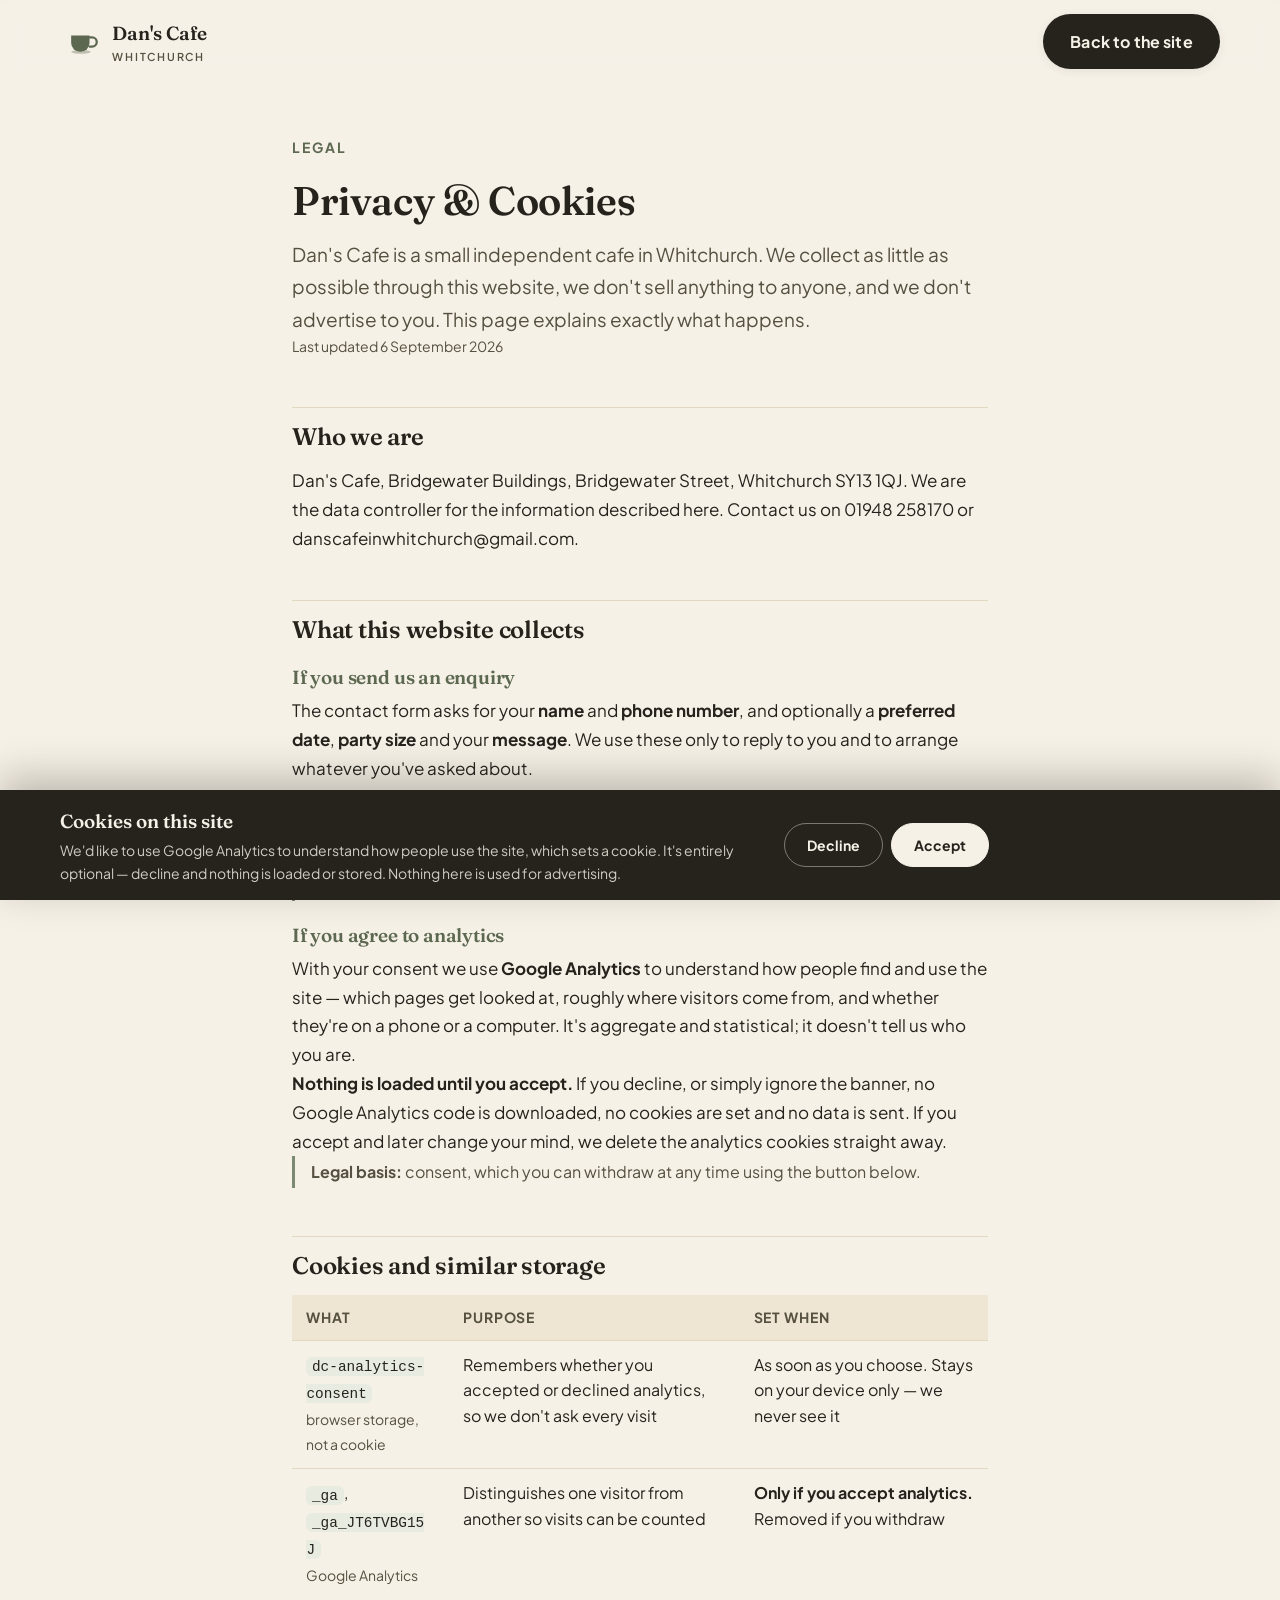
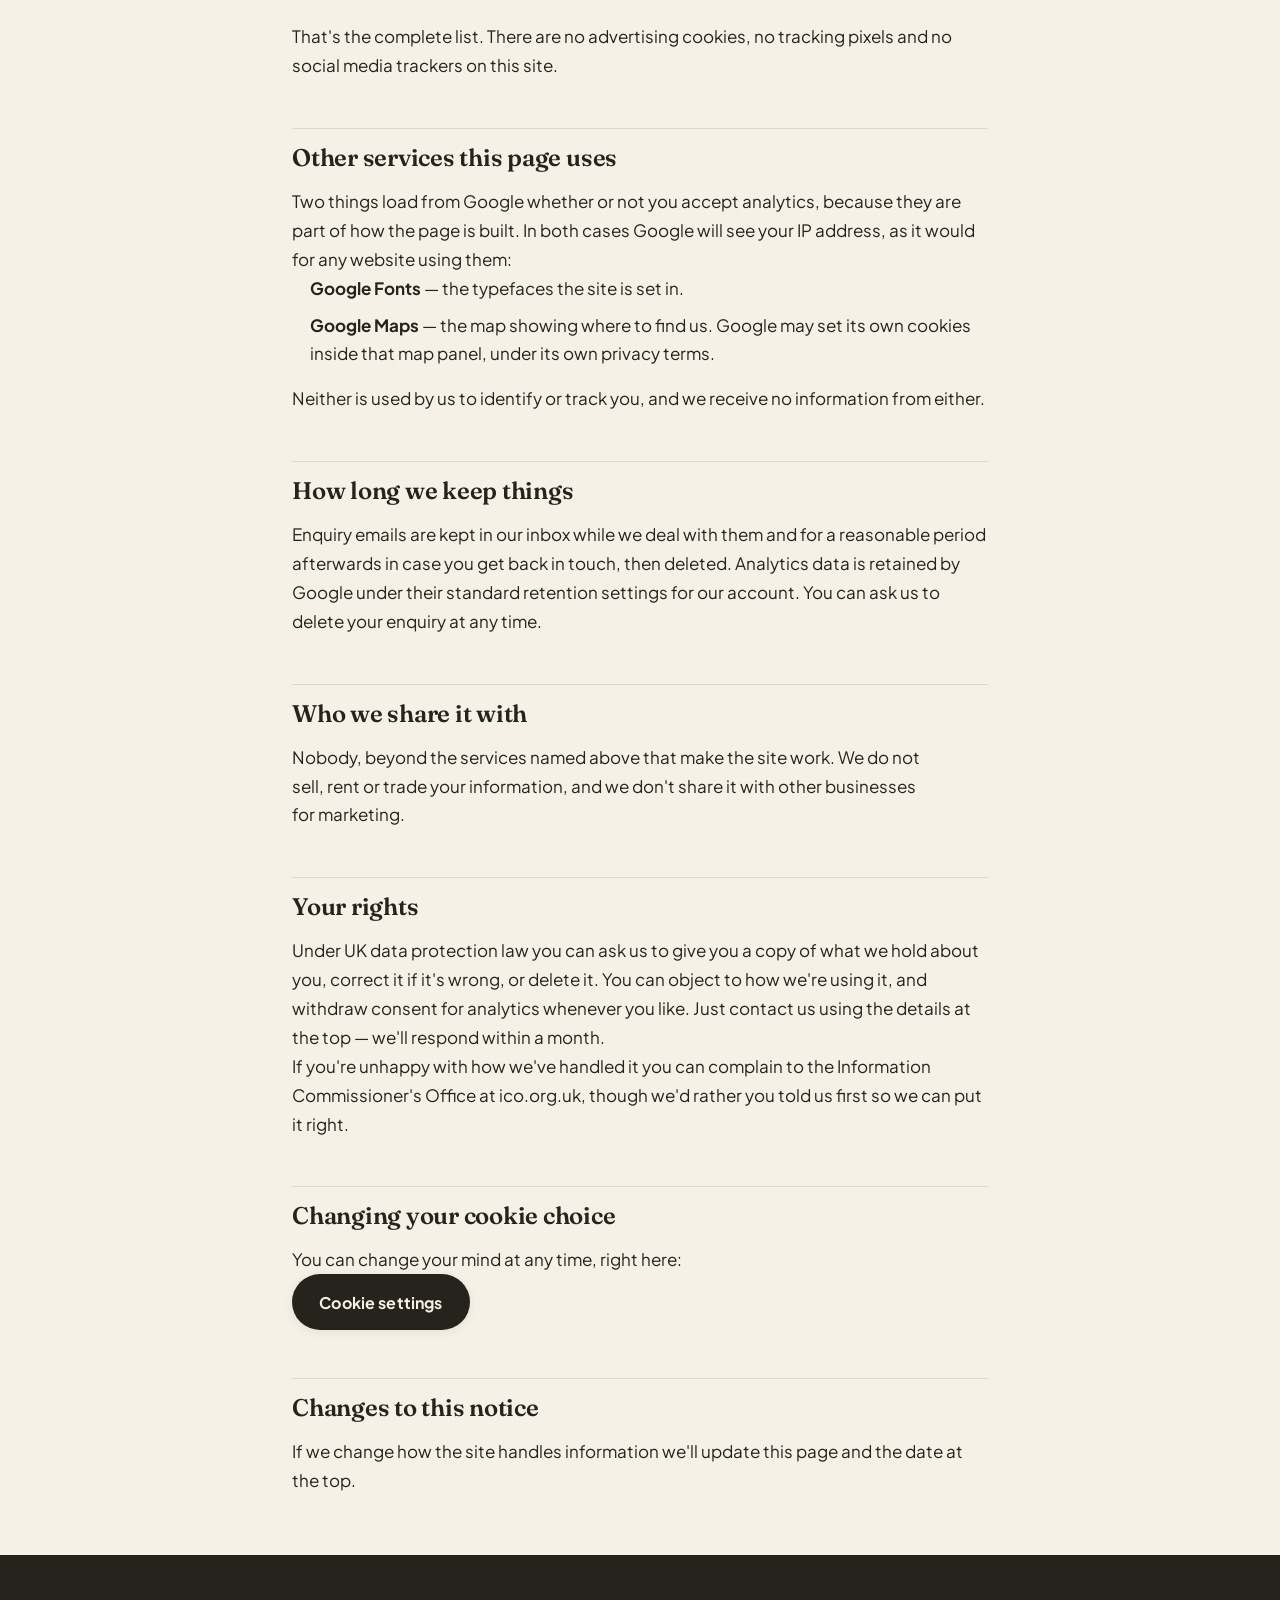
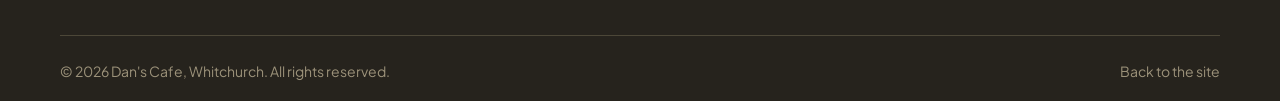
<file: privacy.html>
<!doctype html>
<html lang="en-GB">
<head>
  <meta charset="UTF-8" />
  <meta name="viewport" content="width=device-width, initial-scale=1" />
  <title>Privacy &amp; Cookies — Dan's Cafe, Whitchurch</title>
  <meta name="description" content="How Dan's Cafe in Whitchurch handles your information: what the website collects, why, how long it's kept, and your rights." />

  <!-- This page is a legal notice, not a landing page: keep it out of
       search results competing with the main site, but let it be
       followed so the footer link still passes properly. -->
  <meta name="robots" content="noindex, follow" />
  <link rel="canonical" href="https://danscafe.co.uk/privacy.html" />
  <meta name="theme-color" content="#7c8a73" />
  <link rel="icon" href="/favicon.ico" sizes="any" />
  <link rel="apple-touch-icon" href="/apple-touch-icon.png" />

  <link rel="preconnect" href="https://fonts.googleapis.com" />
  <link rel="preconnect" href="https://fonts.gstatic.com" crossorigin />
  <link href="https://fonts.googleapis.com/css2?family=Fraunces:ital,opsz,wght@0,9..144,500;0,9..144,600;0,9..144,700;1,9..144,500;1,9..144,600&family=Plus+Jakarta+Sans:wght@400;500;600;700;800&display=swap" rel="stylesheet" />

  <!-- Bump ?v= in step with index.html whenever css/js changes. -->
  <link rel="stylesheet" href="css/styles.css?v=20261017-1" />

  <link rel="icon" href="data:image/svg+xml,%3Csvg xmlns='http://www.w3.org/2000/svg' viewBox='0 0 64 64'%3E%3Crect width='64' height='64' rx='16' fill='%237C8A73'/%3E%3Cellipse cx='32' cy='47' rx='15' ry='3' fill='%23F6F1E7'/%3E%3Cpath d='M17 22h28v11a14 14 0 0 1-14 14 14 14 0 0 1-14-14V22Z' fill='%23F6F1E7'/%3E%3Cpath d='M45 25h4a7 7 0 0 1 0 14h-4' fill='none' stroke='%23F6F1E7' stroke-width='3.5' stroke-linecap='round'/%3E%3C/svg%3E" />
</head>
<body>
  <a class="skip-link" href="#main">Skip to main content</a>

  <svg width="0" height="0" style="position:absolute" aria-hidden="true" focusable="false">
    <symbol id="icon-cup" viewBox="0 0 64 64">
      <ellipse cx="32" cy="47" rx="15" ry="3" fill="currentColor" opacity="0.35"/>
      <path d="M17 22h28v11a14 14 0 0 1-14 14 14 14 0 0 1-14-14V22Z" fill="currentColor"/>
      <path d="M45 25h4a7 7 0 0 1 0 14h-4" fill="none" stroke="currentColor" stroke-width="3.5" stroke-linecap="round"/>
    </symbol>
  </svg>

  <header class="site-header" id="siteHeader">
    <div class="container">
      <a class="brand" href="index.html">
        <svg class="brand-mark" viewBox="0 0 64 64" aria-hidden="true"><use href="#icon-cup"/></svg>
        <span>Dan's Cafe<span class="brand-sub">Whitchurch</span></span>
      </a>

      <a class="btn btn-primary header-cta" href="index.html">Back to the site</a>
    </div>
  </header>

  <main id="main">
    <section class="section legal">
      <div class="container container-narrow">

        <p class="eyebrow">Legal</p>
        <h1>Privacy &amp; Cookies</h1>
        <p class="legal-lede">
          Dan's Cafe is a small independent cafe in Whitchurch. We collect as little
          as possible through this website, we don't sell anything to anyone, and we
          don't advertise to you. This page explains exactly what happens.
        </p>
        <p class="legal-meta">Last updated 6 September 2026</p>

        <h2>Who we are</h2>
        <p>
          Dan's Cafe, Bridgewater Buildings, Bridgewater Street, Whitchurch SY13 1QJ.
          We are the data controller for the information described here.
          Contact us on <a href="tel:+441948258170">01948 258170</a> or
          <a href="mailto:danscafeinwhitchurch@gmail.com">danscafeinwhitchurch@gmail.com</a>.
        </p>

        <h2>What this website collects</h2>

        <h3>If you send us an enquiry</h3>
        <p>
          The contact form asks for your <strong>name</strong> and
          <strong>phone number</strong>, and optionally a <strong>preferred date</strong>,
          <strong>party size</strong> and your <strong>message</strong>. We use these
          only to reply to you and to arrange whatever you've asked about.
        </p>
        <p>
          The form is delivered by a third-party service, <strong>FormSubmit</strong>,
          which passes your message to our email inbox. Your details pass through their
          system in transit. We don't use them for anything else, and your enquiry is
          not added to a mailing list.
        </p>
        <p class="legal-note">
          <strong>Legal basis:</strong> legitimate interest — you've contacted us and
          we're replying.
        </p>

        <h3>If you agree to analytics</h3>
        <p>
          With your consent we use <strong>Google Analytics</strong> to understand how
          people find and use the site — which pages get looked at, roughly where
          visitors come from, and whether they're on a phone or a computer. It's
          aggregate and statistical; it doesn't tell us who you are.
        </p>
        <p>
          <strong>Nothing is loaded until you accept.</strong> If you decline, or simply
          ignore the banner, no Google Analytics code is downloaded, no cookies are set
          and no data is sent. If you accept and later change your mind, we delete the
          analytics cookies straight away.
        </p>
        <p class="legal-note">
          <strong>Legal basis:</strong> consent, which you can withdraw at any time using
          the button below.
        </p>

        <h2>Cookies and similar storage</h2>
        <table class="legal-table">
          <thead>
            <tr><th>What</th><th>Purpose</th><th>Set when</th></tr>
          </thead>
          <tbody>
            <tr>
              <td><code>dc-analytics-consent</code><br /><span class="legal-dim">browser storage, not a cookie</span></td>
              <td>Remembers whether you accepted or declined analytics, so we don't ask every visit</td>
              <td>As soon as you choose. Stays on your device only — we never see it</td>
            </tr>
            <tr>
              <td><code>_ga</code>, <code>_ga_JT6TVBG15J</code><br /><span class="legal-dim">Google Analytics</span></td>
              <td>Distinguishes one visitor from another so visits can be counted</td>
              <td><strong>Only if you accept analytics.</strong> Removed if you withdraw</td>
            </tr>
          </tbody>
        </table>
        <p>
          That's the complete list. There are no advertising cookies, no tracking pixels
          and no social media trackers on this site.
        </p>

        <h2>Other services this page uses</h2>
        <p>
          Two things load from Google whether or not you accept analytics, because they
          are part of how the page is built. In both cases Google will see your IP
          address, as it would for any website using them:
        </p>
        <ul>
          <li><strong>Google Fonts</strong> — the typefaces the site is set in.</li>
          <li><strong>Google Maps</strong> — the map showing where to find us. Google may
            set its own cookies inside that map panel, under its own privacy terms.</li>
        </ul>
        <p>
          Neither is used by us to identify or track you, and we receive no information
          from either.
        </p>

        <h2>How long we keep things</h2>
        <p>
          Enquiry emails are kept in our inbox while we deal with them and for a
          reasonable period afterwards in case you get back in touch, then deleted.
          Analytics data is retained by Google under their standard retention settings
          for our account. You can ask us to delete your enquiry at any time.
        </p>

        <h2>Who we share it with</h2>
        <p>
          Nobody, beyond the services named above that make the site work. We do not
          sell, rent or trade your information, and we don't share it with other
          businesses for marketing.
        </p>

        <h2>Your rights</h2>
        <p>
          Under UK data protection law you can ask us to give you a copy of what we hold
          about you, correct it if it's wrong, or delete it. You can object to how we're
          using it, and withdraw consent for analytics whenever you like. Just contact us
          using the details at the top — we'll respond within a month.
        </p>
        <p>
          If you're unhappy with how we've handled it you can complain to the Information
          Commissioner's Office at
          <a href="https://ico.org.uk" target="_blank" rel="noopener">ico.org.uk</a>,
          though we'd rather you told us first so we can put it right.
        </p>

        <h2>Changing your cookie choice</h2>
        <p>You can change your mind at any time, right here:</p>
        <p>
          <button type="button" class="btn btn-primary" id="cookieSettings">Cookie settings</button>
        </p>

        <h2>Changes to this notice</h2>
        <p>
          If we change how the site handles information we'll update this page and the
          date at the top.
        </p>

      </div>
    </section>
  </main>

  <footer class="site-footer">
    <div class="container">
      <div class="footer-bottom">
        <span>© <span id="year"></span> Dan's Cafe, Whitchurch. All rights reserved.</span>
        <span class="footer-legal"><a href="index.html">Back to the site</a></span>
      </div>
    </div>
  </footer>

  <!-- Consent banner: same markup as index.html so the choice and the
       control behave identically on both pages. -->
  <div class="cookie-banner" id="cookieBanner" role="dialog" aria-live="polite"
       aria-labelledby="cookieBannerTitle" aria-describedby="cookieBannerText" hidden>
    <div class="cookie-banner-inner">
      <div class="cookie-banner-copy">
        <p class="cookie-banner-title" id="cookieBannerTitle">Cookies on this site</p>
        <p id="cookieBannerText">
          We'd like to use Google Analytics to understand how people use the site,
          which sets a cookie. It's entirely optional &mdash; decline and nothing is
          loaded or stored. Nothing here is used for advertising.
        </p>
      </div>
      <div class="cookie-banner-actions">
        <button type="button" class="btn btn-ghost-sm" id="cookieDecline">Decline</button>
        <button type="button" class="btn btn-solid-sm" id="cookieAccept">Accept</button>
      </div>
    </div>
  </div>

  <script>
    /* This page deliberately does NOT load analytics. Someone reading the
       privacy notice shouldn't be counted by the thing it describes, and
       loading it here would be a poor look. The banner still works so the
       choice can be changed from this page. */
    (function () {
      var KEY = "dc-analytics-consent";
      var banner = document.getElementById("cookieBanner");
      var settings = document.getElementById("cookieSettings");
      var accept = document.getElementById("cookieAccept");
      var decline = document.getElementById("cookieDecline");
      var year = document.getElementById("year");

      if (year) year.textContent = new Date().getFullYear();

      function read() { try { return localStorage.getItem(KEY); } catch (e) { return null; } }
      function write(v) { try { localStorage.setItem(KEY, v); } catch (e) {} }

      function clearAnalyticsCookies() {
        var host = location.hostname;
        var parts = host.split(".");
        var domains = ["", host, "." + host];
        if (parts.length > 2) domains.push("." + parts.slice(-2).join("."));
        document.cookie.split(";").forEach(function (c) {
          var name = c.split("=")[0].trim();
          if (name.indexOf("_ga") !== 0 && name.indexOf("_gid") !== 0) return;
          domains.forEach(function (d) {
            document.cookie = name + "=; expires=Thu, 01 Jan 1970 00:00:00 GMT; path=/" + (d ? "; domain=" + d : "");
          });
        });
      }

      function show() { banner.hidden = false; }
      function hide() { banner.hidden = true; }

      if (accept) accept.addEventListener("click", function () { write("granted"); hide(); if (settings) settings.focus(); });
      if (decline) decline.addEventListener("click", function () { write("denied"); clearAnalyticsCookies(); hide(); if (settings) settings.focus(); });
      if (settings) settings.addEventListener("click", function () { show(); if (decline) decline.focus(); });

      if (!read()) show();
    })();
  </script>
</body>
</html>
</file>
<file: css/styles.css>
/* =========================================================
   Dan's Cafe — Design Tokens
   Point of view: modern indie diner-meets-brunch-spot in
   Whitchurch. Badge-branded, editorial photography-led.
   ========================================================= */
:root {
  /* Color — restrained 5-color system pulled from the real
     Dan's Cafe badge (sage/cream) and food/interior photography
     (charcoal shadows, warm amber bulb + sauce tones). */
  --color-cream: #f6f1e7;
  --color-cream-deep: #eee5d2;
  --color-surface: #ffffff;
  --color-charcoal: #26231d;
  --color-charcoal-soft: #55503f;
  --color-sage: #7c8a73;
  --color-sage-dark: #5c6850;
  --color-sage-tint: #e7ebe0;
  --color-amber: #c9821e;
  /* Darker amber for TEXT — plain --color-amber is only ~3:1 on cream,
     which fails WCAG AA for body-size text. Use this whenever the amber
     is words rather than decoration. */
  --color-amber-deep: #8f5b0f;
  --color-amber-tint: #f6e4c8;
  --color-border: #e2d8c2;
  --color-danger: #a8402f;
  --color-success: #4b6a45;
  --color-focus-ring: #1f6b8c;

  --color-on-charcoal: #f6f1e7;
  --color-on-sage: #f6f1e7;

  /* Typography — Fraunces (character, warm, premium serif)
     paired with Plus Jakarta Sans (distinctive geometric sans,
     deliberately not Inter/Roboto). */
  --font-display: "Fraunces", Georgia, "Times New Roman", serif;
  --font-body: "Plus Jakarta Sans", -apple-system, BlinkMacSystemFont, "Segoe UI", sans-serif;

  --fs-xs: 0.875rem;
  --fs-sm: 1rem;
  --fs-base: 1.0625rem;
  --fs-md: 1.1875rem;
  --fs-lg: 1.5rem;
  --fs-xl: 1.95rem;
  --fs-2xl: 2.5rem;
  --fs-3xl: 3.4rem;
  --fs-4xl: 4.4rem;

  /* Spacing (8pt rhythm) */
  --space-1: 0.5rem;
  --space-2: 1rem;
  --space-3: 1.5rem;
  --space-4: 2rem;
  --space-5: 3rem;
  --space-6: 3.5rem;
  --space-7: 3.75rem;
  --space-8: 6rem;

  /* Layout */
  --container-max: 75rem;
  --container-pad: 1.25rem;
  --radius-sm: 6px;
  --radius-md: 12px;
  --radius-lg: 22px;
  --radius-pill: 999px;

  /* Motion */
  --ease-out: cubic-bezier(0.16, 1, 0.3, 1);
  --ease-soft: cubic-bezier(0.33, 1, 0.68, 1);
  --dur-fast: 200ms;
  --dur-base: 380ms;
  --dur-slow: 700ms;

  --shadow-sm: 0 2px 10px rgba(38, 35, 29, 0.08);
  --shadow-md: 0 16px 40px rgba(38, 35, 29, 0.14);
  --shadow-lg: 0 30px 70px rgba(38, 35, 29, 0.22);

  --header-h: 84px;

  /* Glassmorphism */
  --glass-bg: rgba(255, 255, 255, 0.55);
  /* Panels sitting on the dark sage sections need to be more opaque,
     or the charcoal text inside them drops below 4.5:1. */
  --glass-bg-soft: rgba(255, 255, 255, 0.74);
  --glass-border: rgba(255, 255, 255, 0.65);
  --glass-blur: blur(18px) saturate(160%);
  --glass-glow: rgba(201, 130, 30, 0.4);
}

/* =========================================================
   Reset
   ========================================================= */
*,
*::before,
*::after {
  box-sizing: border-box;
}

* {
  margin: 0;
}

html {
  scroll-behavior: smooth;
  -webkit-text-size-adjust: 100%;
}

/* Anything the nav jumps to must clear the fixed header, or its heading
   ends up hidden underneath. */
[id] {
  scroll-margin-top: calc(var(--header-h) + var(--space-2));
}

body {
  font-family: var(--font-body);
  font-size: var(--fs-base);
  line-height: 1.6;
  color: var(--color-charcoal);
  background: var(--color-cream);
  min-height: 100dvh;
}

img,
picture,
svg {
  display: block;
  max-width: 100%;
}

button,
input,
select,
textarea {
  font: inherit;
  color: inherit;
}

button {
  cursor: pointer;
  background: none;
  border: none;
}

a {
  color: inherit;
  text-decoration: none;
}

ul,
ol {
  list-style: none;
  padding: 0;
}

h1, h2, h3, h4 {
  font-family: var(--font-display);
  font-weight: 600;
  line-height: 1.08;
  letter-spacing: -0.01em;
  text-wrap: balance;
}

p {
  text-wrap: pretty;
}

@media (prefers-reduced-motion: reduce) {
  html {
    scroll-behavior: auto;
  }
  *,
  *::before,
  *::after {
    animation-duration: 0.001ms !important;
    animation-iteration-count: 1 !important;
    transition-duration: 0.001ms !important;
    scroll-behavior: auto !important;
  }
}

:focus-visible {
  outline: 3px solid var(--color-focus-ring);
  outline-offset: 2px;
  border-radius: 4px;
}

.skip-link {
  position: absolute;
  left: var(--space-2);
  top: -60px;
  background: var(--color-charcoal);
  color: var(--color-cream);
  padding: var(--space-1) var(--space-2);
  border-radius: var(--radius-sm);
  z-index: 1000;
  transition: top var(--dur-fast) var(--ease-out);
}

.skip-link:focus {
  top: var(--space-2);
}

/* =========================================================
   Layout helpers
   ========================================================= */
.container {
  width: 100%;
  max-width: var(--container-max);
  margin-inline: auto;
  padding-inline: var(--container-pad);
}

.section {
  padding-block: var(--space-7);
  border-top: 1px solid var(--color-border);
}

.section-sage {
  position: relative;
  /* --color-sage is the badge green. Cream on it is only ~3.2:1, so the
     large flat fills use --color-sage-dark (5.2:1) instead. */
  background: var(--color-sage-dark);
  color: var(--color-on-sage);
  border-top-color: rgba(246, 241, 231, 0.2);
  isolation: isolate;
}

/* Fine paper-grain texture — subtle warmth, ~3.5% opacity */
.section-sage::before {
  content: "";
  position: absolute;
  inset: 0;
  z-index: 0;
  pointer-events: none;
  opacity: 0.035;
  mix-blend-mode: overlay;
  background-image: url("data:image/svg+xml,%3Csvg xmlns='http://www.w3.org/2000/svg' width='180' height='180'%3E%3Cfilter id='n'%3E%3CfeTurbulence type='fractalNoise' baseFrequency='0.9' numOctaves='2' stitchTiles='stitch'/%3E%3C/filter%3E%3Crect width='100%25' height='100%25' filter='url(%23n)'/%3E%3C/svg%3E");
}

.section-sage > .container {
  position: relative;
  z-index: 1;
}

.section-sage .eyebrow { color: var(--color-cream); }
.section-sage .eyebrow::before { background: var(--color-amber); }
.section-sage h2 { color: var(--color-on-sage); }
.section-sage p { color: rgba(246, 241, 231, 0.92); }
/* Higher specificity than .section-head h2/p and .menu-note so sage
   sections always keep legible light text regardless of source order. */
.section-sage .section-head h2 { color: var(--color-on-sage); }
.section-sage .section-head p { color: rgba(246, 241, 231, 0.92); }
.section-sage .menu-note { color: rgba(246, 241, 231, 0.9); }

.section-head {
  max-width: 40rem;
  margin-bottom: var(--space-4);
}

.section-head.center {
  margin-inline: auto;
  text-align: center;
}

.eyebrow {
  display: inline-flex;
  align-items: center;
  gap: 0.6em;
  font-size: var(--fs-xs);
  font-weight: 700;
  letter-spacing: 0.14em;
  text-transform: uppercase;
  color: var(--color-sage-dark);
  margin-bottom: var(--space-2);
}

/* Icon badge replaces the old plain dash */
.eyebrow .eyebrow-icon {
  display: inline-flex;
  align-items: center;
  justify-content: center;
  width: 34px;
  height: 34px;
  flex-shrink: 0;
  border-radius: 50%;
  background: var(--color-amber-tint);
  color: var(--color-amber);
  border: 1px solid rgba(201, 130, 30, 0.35);
}

.eyebrow .eyebrow-icon svg {
  width: 19px;
  height: 19px;
}

.section-sage .eyebrow .eyebrow-icon {
  background: rgba(246, 241, 231, 0.16);
  border-color: rgba(246, 241, 231, 0.4);
  color: var(--color-cream);
}

.section-head.center .eyebrow {
  justify-content: center;
}

.section-head h2 {
  font-size: var(--fs-2xl);
  color: var(--color-charcoal);
  margin-bottom: var(--space-2);
}

.section-head p {
  color: var(--color-charcoal-soft);
  font-size: var(--fs-md);
}

.visually-hidden {
  position: absolute;
  width: 1px;
  height: 1px;
  overflow: hidden;
  clip: rect(0 0 0 0);
  white-space: nowrap;
}

/* =========================================================
   Glass cards — every content block sits in a frosted card
   with a border that lights up softly on hover/focus.
   ========================================================= */
.card-glass {
  background: var(--glass-bg);
  backdrop-filter: var(--glass-blur);
  -webkit-backdrop-filter: var(--glass-blur);
  border: 1px solid var(--glass-border);
  border-radius: var(--radius-lg);
  box-shadow: var(--shadow-sm);
  transition: border-color var(--dur-base) var(--ease-out), box-shadow var(--dur-base) var(--ease-out),
    transform var(--dur-base) var(--ease-out);
}

.card-glass:hover,
.card-glass:focus-within {
  border-color: var(--glass-glow);
  box-shadow: 0 0 0 4px rgba(201, 130, 30, 0.14), var(--shadow-md);
}

/* Sage sections need a slightly softer glass tint so text stays legible */
.section-sage .card-glass {
  background: var(--glass-bg-soft);
  border-color: rgba(255, 255, 255, 0.35);
}

.section-sage .card-glass:hover,
.section-sage .card-glass:focus-within {
  border-color: rgba(246, 241, 231, 0.75);
  box-shadow: 0 0 0 4px rgba(246, 241, 231, 0.16), var(--shadow-md);
}

/* Media cards (photos): border + glow frame only, no frosted fill,
   since the photo itself covers the card. */
.card-frame {
  border-radius: var(--radius-lg);
  outline: 1px solid var(--glass-border);
  outline-offset: -1px;
  transition: outline-color var(--dur-base) var(--ease-out), box-shadow var(--dur-base) var(--ease-out);
}

.card-frame:hover,
.card-frame:focus-visible {
  outline-color: var(--glass-glow);
  box-shadow: 0 0 0 4px rgba(201, 130, 30, 0.18);
}

/* =========================================================
   Marquee strip
   ========================================================= */
.marquee {
  background: var(--color-charcoal);
  color: var(--color-cream);
  overflow: hidden;
  padding-block: 0.85rem;
}

.marquee-track {
  display: flex;
  width: max-content;
  animation: marquee 32s linear infinite;
}

.marquee-track span {
  display: inline-flex;
  align-items: center;
  font-family: var(--font-display);
  font-style: italic;
  font-weight: 500;
  font-size: var(--fs-md);
  padding-inline: var(--space-3);
  white-space: nowrap;
}

.marquee-track span::after {
  content: "\2022";
  margin-left: var(--space-3);
  color: var(--color-amber);
  font-style: normal;
}

/* Hovering the strip stops it, so the words can be read at rest. */
.marquee:hover .marquee-track,
.marquee:focus-within .marquee-track {
  animation-play-state: paused;
}

@keyframes marquee {
  from { transform: translateX(0); }
  to { transform: translateX(-50%); }
}

@media (prefers-reduced-motion: reduce) {
  .marquee-track {
    animation: none;
  }
}

/* =========================================================
   Buttons
   ========================================================= */
.btn {
  position: relative;
  display: inline-flex;
  align-items: center;
  justify-content: center;
  gap: 0.5rem;
  min-height: 50px;
  padding: 0.9rem 1.7rem;
  border-radius: var(--radius-pill);
  font-weight: 700;
  font-size: var(--fs-sm);
  letter-spacing: 0.01em;
  transition: transform var(--dur-fast) var(--ease-out),
    box-shadow var(--dur-fast) var(--ease-out),
    background-color var(--dur-fast) var(--ease-out);
  white-space: nowrap;
}

.btn-primary {
  background: var(--color-charcoal);
  color: var(--color-on-charcoal);
  box-shadow: var(--shadow-sm);
}

.btn-primary:hover {
  box-shadow: var(--shadow-md);
  transform: translateY(-2px);
}

.btn-ghost {
  background: transparent;
  color: var(--color-charcoal);
  border: 1.5px solid var(--color-border);
}

.btn-ghost:hover {
  border-color: var(--color-charcoal);
  transform: translateY(-2px);
}

.btn-on-sage {
  background: var(--color-cream);
  color: var(--color-charcoal);
}

.btn-on-sage:hover {
  transform: translateY(-2px);
  box-shadow: var(--shadow-md);
}

.btn-block {
  width: 100%;
}

.btn svg {
  width: 20px;
  height: 20px;
  flex-shrink: 0;
}

/* Magnetic hover glow (JS adds --mx/--my via pointer position) */
.btn-magnetic {
  overflow: hidden;
}

.btn-magnetic::before {
  content: "";
  position: absolute;
  inset: 0;
  border-radius: inherit;
  background: radial-gradient(120px circle at var(--mx, 50%) var(--my, 50%), rgba(255, 255, 255, 0.18), transparent 60%);
  opacity: 0;
  transition: opacity var(--dur-fast) var(--ease-out);
  pointer-events: none;
}

.btn-magnetic:hover::before {
  opacity: 1;
}

/* =========================================================
   Header / Nav
   ========================================================= */
.site-header {
  position: fixed;
  inset-inline: 0;
  top: 0;
  z-index: 100;
  height: var(--header-h);
  display: flex;
  align-items: center;
  background: rgba(246, 241, 231, 0.88);
  backdrop-filter: blur(12px);
  -webkit-backdrop-filter: blur(12px);
  border-bottom: 1px solid transparent;
  transition: box-shadow var(--dur-base) var(--ease-out),
    border-color var(--dur-base) var(--ease-out),
    height var(--dur-base) var(--ease-out);
}

.site-header.is-scrolled {
  border-color: var(--color-border);
  box-shadow: var(--shadow-sm);
  height: 68px;
}

.site-header .container {
  display: flex;
  align-items: center;
  justify-content: space-between;
  gap: var(--space-3);
}

.brand {
  display: flex;
  align-items: center;
  gap: 0.65rem;
  font-family: var(--font-display);
  font-weight: 600;
  font-size: var(--fs-md);
  color: var(--color-charcoal);
}

.brand .brand-mark {
  width: 42px;
  height: 42px;
  color: var(--color-sage-dark);
  flex-shrink: 0;
}

.brand-sub {
  display: block;
  font-family: var(--font-body);
  font-weight: 600;
  font-size: 0.68rem;
  letter-spacing: 0.16em;
  text-transform: uppercase;
  color: var(--color-charcoal-soft);
}

.nav-desktop {
  display: none;
}

.nav-desktop ul {
  display: flex;
  gap: var(--space-4);
  align-items: center;
}

.nav-desktop a {
  font-weight: 600;
  font-size: var(--fs-sm);
  color: var(--color-charcoal);
  position: relative;
  padding-block: 0.4rem;
}

.nav-desktop a::after {
  content: "";
  position: absolute;
  left: 0;
  bottom: 0;
  width: 0;
  height: 2px;
  background: var(--color-amber);
  transition: width var(--dur-base) var(--ease-out);
}

.nav-desktop a:hover::after,
.nav-desktop a.is-active::after {
  width: 100%;
}

.header-cta {
  display: none;
}

.nav-toggle {
  display: inline-flex;
  align-items: center;
  justify-content: center;
  width: 48px;
  height: 48px;
  border-radius: var(--radius-sm);
}

.nav-toggle svg {
  width: 26px;
  height: 26px;
}

.icon-close {
  display: none;
}

.nav-toggle[aria-expanded="true"] .icon-menu {
  display: none;
}

.nav-toggle[aria-expanded="true"] .icon-close {
  display: block;
}

.nav-mobile {
  position: fixed;
  top: var(--header-h);
  inset-inline: 0;
  bottom: 0;
  background: var(--color-cream);
  z-index: 99;
  padding: var(--space-4) var(--container-pad);
  transform: translateY(-8px);
  opacity: 0;
  visibility: hidden;
  transition: opacity var(--dur-base) var(--ease-out),
    transform var(--dur-base) var(--ease-out), visibility var(--dur-base);
  overflow-y: auto;
}

.nav-mobile.is-open {
  opacity: 1;
  transform: translateY(0);
  visibility: visible;
}

.nav-mobile ul {
  display: flex;
  flex-direction: column;
  gap: var(--space-1);
}

.nav-mobile a {
  display: block;
  padding: var(--space-2) var(--space-1);
  font-family: var(--font-display);
  font-size: var(--fs-lg);
  font-weight: 600;
  border-bottom: 1px solid var(--color-border);
}

.nav-mobile .header-cta {
  display: flex;
  margin-top: var(--space-4);
}

/* The full row is brand + seven links + the Order button. Below 1024px
   that does not fit, so tablets keep the mobile menu. */
@media (min-width: 1024px) {
  .nav-desktop {
    display: block;
  }
  .header-cta {
    display: inline-flex;
  }
  .nav-toggle {
    display: none;
  }
  .nav-mobile {
    display: none;
  }
}

/* Tighter link spacing in the band where the row only just fits. */
@media (min-width: 1024px) and (max-width: 1180px) {
  .nav-desktop ul {
    gap: var(--space-3);
  }
  .site-header .container {
    gap: var(--space-2);
  }
}

/* The header shrinks once scrolled; the open mobile menu has to follow it
   down, or a strip of page shows through the gap. The menu is a SIBLING of
   the header (see index.html) so this is an adjacent-sibling selector. */
.site-header.is-scrolled + .nav-mobile {
  top: 68px;
}

/* =========================================================
   Hero — editorial photo-led
   ========================================================= */
.hero {
  position: relative;
  padding-top: calc(var(--header-h) + var(--space-4));
  padding-bottom: var(--space-5);
  overflow: hidden;
  background: var(--color-cream);
}

.hero .container {
  display: grid;
  gap: var(--space-4);
  align-items: end;
}

.hero-copy .eyebrow {
  margin-bottom: var(--space-2);
}

.hero-copy h1 {
  font-size: 2.75rem;
  color: var(--color-charcoal);
  margin-bottom: var(--space-3);
}

@media (min-width: 480px) {
  .hero-copy h1 {
    font-size: var(--fs-3xl);
  }
}

.hero-copy h1 em {
  font-style: italic;
  color: var(--color-sage-dark);
}

.hero-copy p {
  font-size: var(--fs-md);
  color: var(--color-charcoal-soft);
  max-width: 32rem;
  margin-bottom: var(--space-4);
}

.hero-actions {
  display: flex;
  flex-wrap: wrap;
  gap: var(--space-2);
}

/* Brand banner above the hero photo — matches the badge/logo styling */
.hero-banner {
  position: relative;
  overflow: hidden;
  border-radius: var(--radius-lg);
  background: var(--color-sage-dark);
  color: var(--color-cream);
  padding: var(--space-3) var(--space-4);
  margin-bottom: var(--space-2);
  box-shadow: var(--shadow-md);
  border: 1px solid rgba(246, 241, 231, 0.28);
  display: flex;
  align-items: center;
  justify-content: center;
  gap: var(--space-3);
  text-align: center;
}

.hero-banner::before {
  content: "";
  position: absolute;
  inset: 0;
  pointer-events: none;
  opacity: 0.05;
  mix-blend-mode: overlay;
  background-image: url("data:image/svg+xml,%3Csvg xmlns='http://www.w3.org/2000/svg' width='180' height='180'%3E%3Cfilter id='n2'%3E%3CfeTurbulence type='fractalNoise' baseFrequency='0.9' numOctaves='2' stitchTiles='stitch'/%3E%3C/filter%3E%3Crect width='100%25' height='100%25' filter='url(%23n2)'/%3E%3C/svg%3E");
}

/* Thin inner keyline, mirroring the badge's double-ring detail */
.hero-banner::after {
  content: "";
  position: absolute;
  inset: 6px;
  border: 1px solid rgba(246, 241, 231, 0.28);
  border-radius: calc(var(--radius-lg) - 6px);
  pointer-events: none;
}

.hero-banner-mark {
  width: 44px;
  height: 44px;
  flex-shrink: 0;
  color: var(--color-cream);
}

.hero-banner-text {
  position: relative;
  z-index: 1;
}

.hero-banner-text strong {
  display: block;
  font-family: var(--font-display);
  font-weight: 700;
  font-size: var(--fs-lg);
  letter-spacing: 0.06em;
  line-height: 1.1;
}

.hero-banner-text span {
  display: block;
  font-size: var(--fs-xs);
  font-weight: 700;
  letter-spacing: 0.28em;
  text-transform: uppercase;
  opacity: 0.95;
  margin-top: 0.25rem;
}

.hero-banner-rule {
  display: none;
  flex: 1;
  height: 1px;
  background: rgba(246, 241, 231, 0.35);
}

@media (min-width: 560px) {
  .hero-banner-rule {
    display: block;
  }
}

.hero-media {
  position: relative;
}

.hero-photo {
  position: relative;
  aspect-ratio: 5 / 4;
  border-radius: var(--radius-lg);
  overflow: hidden;
  box-shadow: var(--shadow-lg);
  outline: 1px solid var(--glass-border);
  outline-offset: -1px;
  transition: outline-color var(--dur-base) var(--ease-out), box-shadow var(--dur-base) var(--ease-out);
}

.hero-photo:hover {
  outline-color: var(--glass-glow);
  box-shadow: 0 0 0 4px rgba(201, 130, 30, 0.18), var(--shadow-lg);
}

.hero-badge {
  position: absolute;
  bottom: -14px;
  left: -8px;
  width: 92px;
  height: 92px;
  filter: drop-shadow(var(--shadow-md));
  animation: spin-badge 22s linear infinite;
}

@media (min-width: 600px) {
  .hero-badge {
    bottom: -28px;
    left: -28px;
    width: 128px;
    height: 128px;
  }
}

@keyframes spin-badge {
  from { transform: rotate(0deg); }
  to { transform: rotate(360deg); }
}

@media (prefers-reduced-motion: reduce) {
  .hero-badge { animation: none; }
}

.hero-trust {
  display: flex;
  flex-wrap: wrap;
  gap: var(--space-3);
  margin-top: var(--space-4);
  padding-top: var(--space-3);
  border-top: 1px solid var(--color-border);
}

.hero-trust li {
  display: flex;
  align-items: center;
  gap: 0.5rem;
  font-size: var(--fs-sm);
  font-weight: 600;
  color: var(--color-charcoal);
}

.hero-trust svg {
  width: 20px;
  height: 20px;
  color: var(--color-sage-dark);
  flex-shrink: 0;
}

@media (min-width: 960px) {
  .hero .container {
    grid-template-columns: 1fr 0.92fr;
  }
  .hero-copy h1 {
    font-size: var(--fs-4xl);
  }
  .hero-media {
    order: 2;
  }
}

/* =========================================================
   Photo slot — real-photo component with graceful fallback
   ========================================================= */
.photo-slot {
  position: relative;
  width: 100%;
  height: 100%;
  overflow: hidden;
  background: linear-gradient(155deg, var(--color-sage-tint) 0%, var(--color-cream-deep) 100%);
}

.photo-slot img {
  position: absolute;
  inset: 0;
  width: 100%;
  height: 100%;
  object-fit: cover;
  transition: transform var(--dur-slow) var(--ease-soft);
}

a:hover > .photo-slot img {
  transform: scale(1.06);
}

.photo-slot .photo-fallback {
  position: absolute;
  inset: 0;
  display: flex;
  flex-direction: column;
  align-items: center;
  justify-content: center;
  gap: 0.6rem;
  text-align: center;
  padding: var(--space-3);
  color: var(--color-sage-dark);
}

.photo-fallback svg {
  width: 34px;
  height: 34px;
  opacity: 0.6;
}

.photo-fallback strong {
  font-family: var(--font-display);
  font-size: var(--fs-md);
  color: var(--color-charcoal);
}

.photo-fallback span {
  font-size: var(--fs-xs);
  color: var(--color-charcoal-soft);
  font-family: ui-monospace, "SFMono-Regular", Menlo, monospace;
  background: rgba(255, 255, 255, 0.6);
  padding: 0.2rem 0.55rem;
  border-radius: var(--radius-sm);
}

/* =========================================================
   About
   ========================================================= */
.about .container {
  display: grid;
  gap: var(--space-4);
  align-items: center;
}

.about-media {
  aspect-ratio: 4 / 5;
  border-radius: var(--radius-lg);
  overflow: hidden;
  box-shadow: var(--shadow-md);
  outline: 1px solid var(--glass-border);
  outline-offset: -1px;
  transition: outline-color var(--dur-base) var(--ease-out), box-shadow var(--dur-base) var(--ease-out);
}

.about-media:hover {
  outline-color: var(--glass-glow);
  box-shadow: 0 0 0 4px rgba(201, 130, 30, 0.18), var(--shadow-md);
}

.about-copy h2 {
  font-size: var(--fs-2xl);
  color: var(--color-charcoal);
  margin-bottom: var(--space-2);
}

.about-copy p {
  color: var(--color-charcoal-soft);
  font-size: var(--fs-md);
  margin-bottom: var(--space-3);
}

.about-stats {
  display: grid;
  grid-template-columns: repeat(3, 1fr);
  gap: var(--space-2);
  margin-top: var(--space-4);
}

.about-stats div {
  background: var(--glass-bg);
  backdrop-filter: var(--glass-blur);
  -webkit-backdrop-filter: var(--glass-blur);
  border: 1px solid var(--glass-border);
  border-radius: var(--radius-md);
  padding: var(--space-2);
  text-align: center;
  transition: border-color var(--dur-base) var(--ease-out), box-shadow var(--dur-base) var(--ease-out);
}

.about-stats div:hover {
  border-color: var(--glass-glow);
  box-shadow: 0 0 0 4px rgba(201, 130, 30, 0.14);
}

.about-stats strong {
  display: block;
  font-family: var(--font-display);
  font-size: var(--fs-xl);
  color: var(--color-sage-dark);
}

.about-stats span {
  font-size: var(--fs-xs);
  color: var(--color-charcoal-soft);
  text-transform: uppercase;
  letter-spacing: 0.06em;
}

@media (min-width: 900px) {
  .about .container {
    grid-template-columns: 0.85fr 1.15fr;
  }
}

/* =========================================================
   Menu — Dan's four printed menus. Each tile is a button that
   opens the full-size scan in the lightbox (see bottom of file).
   ========================================================= */
.menu-photo-grid {
  display: grid;
  gap: var(--space-3);
  grid-template-columns: 1fr;
}

/* Two up as soon as there's room, then all four across on desktop so
   the set reads as one menu rather than two rows of unrelated cards. */
@media (min-width: 480px) {
  .menu-photo-grid { grid-template-columns: repeat(2, 1fr); }
}

@media (min-width: 1000px) {
  .menu-photo-grid { grid-template-columns: repeat(4, 1fr); }
}

.menu-photo-card { display: flex; }

/* The whole tile is the button, so the tap target is the entire card
   rather than a small link tucked underneath it. */
.menu-photo-btn {
  display: flex;
  flex-direction: column;
  width: 100%;
  padding: 0;
  border: 0;
  background: none;
  font: inherit;
  color: inherit;
  text-align: center;
  cursor: pointer;
  border-radius: var(--radius-lg);
  -webkit-tap-highlight-color: transparent;
}

.menu-photo-btn:focus-visible {
  outline: 3px solid var(--color-cream);
  outline-offset: 4px;
}

/* The box matches A4, so the scan is never cropped. */
.menu-photo-media {
  position: relative;
  display: block;
  aspect-ratio: 1 / 1.414;
  overflow: hidden;
  border-radius: var(--radius-lg);
}

.menu-photo-media .photo-slot {
  display: block;
  border-radius: inherit;
  background: var(--color-surface);
}

.menu-photo-media .photo-slot img {
  object-fit: cover;
  object-position: top center;
}

.menu-photo-btn:hover .photo-slot img,
.menu-photo-btn:focus-visible .photo-slot img {
  transform: scale(1.03);
}

/* Softens the bottom of the scan so the Enlarge pill stays legible
   over whatever happens to be printed there. */
.menu-photo-media::after {
  content: "";
  position: absolute;
  inset: auto 0 0 0;
  height: 38%;
  background: linear-gradient(to top, rgba(38, 35, 29, 0.55), transparent);
  opacity: 0;
  transition: opacity var(--dur-base) var(--ease-out);
  pointer-events: none;
}

.menu-zoom-hint {
  position: absolute;
  left: 50%;
  bottom: var(--space-2);
  z-index: 1;
  transform: translate(-50%, 10px);
  display: inline-flex;
  align-items: center;
  gap: 0.45rem;
  padding: 0.5rem 0.95rem;
  border-radius: var(--radius-pill);
  background: rgba(38, 35, 29, 0.86);
  color: var(--color-cream);
  font-size: var(--fs-xs);
  font-weight: 700;
  opacity: 0;
  transition: opacity var(--dur-base) var(--ease-out), transform var(--dur-base) var(--ease-out);
  pointer-events: none;
}

.menu-zoom-hint svg {
  width: 15px;
  height: 15px;
  flex-shrink: 0;
}

.menu-photo-btn:hover .menu-zoom-hint,
.menu-photo-btn:focus-visible .menu-zoom-hint {
  opacity: 1;
  transform: translate(-50%, 0);
}

.menu-photo-btn:hover .menu-photo-media::after,
.menu-photo-btn:focus-visible .menu-photo-media::after { opacity: 1; }

/* Touch devices have no hover state to reveal the affordance, so it
   stays visible there — otherwise nothing says the tile is tappable. */
@media (hover: none) and (pointer: coarse) {
  .menu-zoom-hint { opacity: 1; transform: translate(-50%, 0); }
  .menu-photo-media::after { opacity: 1; }
}

.menu-photo-caption {
  display: block;
  margin-top: var(--space-2);
  text-align: center;
  font-weight: 700;
  font-size: var(--fs-sm);
  color: rgba(246, 241, 231, 0.92);
}

.menu-note {
  margin-top: var(--space-4);
  font-size: var(--fs-sm);
  text-align: center;
  max-width: 60ch;
  margin-left: auto;
  margin-right: auto;
}

/* =========================================================
   Socials — uniform 3 x 3 grid of nine square photo tiles
   ========================================================= */
/* Section head with the two social logos sitting to its right */
.socials-head {
  display: flex;
  flex-direction: column;
  gap: var(--space-3);
  margin-bottom: var(--space-4);
}

.socials-head .section-head {
  margin-bottom: 0;
}

.socials-links {
  display: flex;
  flex-wrap: wrap;
  gap: var(--space-2);
}

.social-logo {
  display: inline-flex;
  align-items: center;
  gap: 0.7rem;
  padding: 0.7rem 1.1rem;
  border-radius: var(--radius-pill);
  background: var(--glass-bg);
  backdrop-filter: var(--glass-blur);
  -webkit-backdrop-filter: var(--glass-blur);
  border: 1px solid var(--glass-border);
  box-shadow: var(--shadow-sm);
  transition: border-color var(--dur-fast) var(--ease-out), box-shadow var(--dur-fast) var(--ease-out),
    transform var(--dur-fast) var(--ease-out);
}

.social-logo:hover {
  border-color: var(--glass-glow);
  box-shadow: 0 0 0 4px rgba(201, 130, 30, 0.14), var(--shadow-md);
  transform: translateY(-2px);
}

.social-logo svg {
  width: 28px;
  height: 28px;
  flex-shrink: 0;
  color: var(--color-sage-dark);
}

.social-logo strong {
  display: block;
  font-size: var(--fs-sm);
  color: var(--color-charcoal);
  line-height: 1.2;
}

.social-logo em {
  display: block;
  font-style: normal;
  font-size: var(--fs-xs);
  color: var(--color-charcoal-soft);
}

@media (min-width: 900px) {
  .socials-head {
    flex-direction: row;
    align-items: center;
    justify-content: space-between;
    gap: var(--space-4);
  }
  .socials-links {
    flex-shrink: 0;
  }
}

/* Always 3 across, so the nine tiles form a clean 3 x 3 at every size */
.insta-grid {
  display: grid;
  gap: 0.5rem;
  grid-template-columns: repeat(3, 1fr);
}

@media (min-width: 700px) {
  .insta-grid {
    gap: var(--space-2);
  }
}



/* Every tile is the same perfect square */
.insta-tile {
  position: relative;
  aspect-ratio: 1 / 1;
  border-radius: var(--radius-md);
  overflow: hidden;
  box-shadow: var(--shadow-sm);
  outline: 1px solid var(--glass-border);
  outline-offset: -1px;
  transition: outline-color var(--dur-base) var(--ease-out), box-shadow var(--dur-base) var(--ease-out),
    transform var(--dur-base) var(--ease-out);
}

.insta-tile:hover,
.insta-tile:focus-visible {
  outline-color: var(--glass-glow);
  box-shadow: 0 0 0 4px rgba(201, 130, 30, 0.18), var(--shadow-md);
  transform: translateY(-3px);
}

.insta-tile .photo-slot {
  position: absolute;
  inset: 0;
}

.insta-tile:hover .photo-slot img {
  transform: scale(1.06);
}

/* Captions would crowd the small mobile tiles — shown from tablet up.
   The scrim runs the full height of the caption so the text stays
   readable over a pale photo, not just over a dark one. */
.insta-caption {
  display: none;
  position: absolute;
  inset-inline: 0;
  bottom: 0;
  padding: 0.9rem 0.75rem 0.6rem;
  font-size: var(--fs-xs);
  font-weight: 600;
  color: #fff;
  text-shadow: 0 1px 3px rgba(38, 35, 29, 0.75);
  background: linear-gradient(0deg, rgba(38, 35, 29, 0.88) 0%, rgba(38, 35, 29, 0.62) 55%, transparent 100%);
}

@media (min-width: 700px) {
  .insta-caption {
    display: block;
  }
}

.insta-widget-slot:not([hidden]) {
  margin-bottom: var(--space-3);
}

/* =========================================================
   Testimonials — real Tripadvisor reviews
   ========================================================= */
.rating-badge {
  display: inline-flex;
  align-items: center;
  gap: var(--space-2);
  margin-bottom: var(--space-2);
  padding: 0.7rem 1.2rem;
  border-radius: var(--radius-pill);
  background: var(--glass-bg);
  backdrop-filter: var(--glass-blur);
  -webkit-backdrop-filter: var(--glass-blur);
  border: 1px solid var(--glass-border);
}

.rating-badge .stars {
  display: flex;
  gap: 2px;
  color: var(--color-amber);
}

.rating-badge .stars svg {
  width: 18px;
  height: 18px;
}

.rating-badge strong {
  font-family: var(--font-display);
  font-size: var(--fs-md);
  color: var(--color-charcoal);
}

.rating-badge span {
  font-size: var(--fs-sm);
  color: var(--color-charcoal-soft);
}

.testimonial-grid {
  display: grid;
  gap: var(--space-3);
  grid-template-columns: repeat(auto-fit, minmax(min(100%, 300px), 1fr));
}

.testimonial-card {
  display: flex;
  flex-direction: column;
  gap: var(--space-2);
  padding: var(--space-4);
}

.testimonial-card .stars {
  display: flex;
  gap: 2px;
  color: var(--color-amber);
}

.testimonial-card .stars svg {
  width: 16px;
  height: 16px;
}

.testimonial-card blockquote {
  font-family: var(--font-display);
  font-style: italic;
  font-size: var(--fs-md);
  color: var(--color-charcoal);
  line-height: 1.5;
}

.testimonial-card figcaption {
  margin-top: auto;
  padding-top: var(--space-2);
  border-top: 1px solid var(--color-border);
  font-size: var(--fs-sm);
}

.testimonial-card figcaption strong {
  display: block;
  color: var(--color-charcoal);
}

.testimonial-card figcaption span {
  color: var(--color-charcoal-soft);
  font-size: var(--fs-xs);
}

/* =========================================================
   Order / Click & Collect
   ========================================================= */
.order-steps {
  display: grid;
  gap: var(--space-2);
  margin-block: var(--space-4);
}

@media (min-width: 700px) {
  .order-steps {
    grid-template-columns: repeat(3, 1fr);
  }
}

.order-cta {
  max-width: 26rem;
  margin-inline: auto;
}

.order-step {
  display: flex;
  gap: var(--space-2);
  align-items: flex-start;
  padding: var(--space-3);
  background: var(--glass-bg-soft);
  backdrop-filter: var(--glass-blur);
  -webkit-backdrop-filter: var(--glass-blur);
  border: 1px solid rgba(255, 255, 255, 0.35);
  border-radius: var(--radius-md);
  transition: border-color var(--dur-base) var(--ease-out), box-shadow var(--dur-base) var(--ease-out);
}

.order-step:hover,
.order-step:focus-within {
  border-color: rgba(246, 241, 231, 0.75);
  box-shadow: 0 0 0 4px rgba(246, 241, 231, 0.16);
}

.order-step .step-num {
  flex-shrink: 0;
  width: 38px;
  height: 38px;
  border-radius: 50%;
  background: var(--color-charcoal);
  color: var(--color-on-charcoal);
  font-family: var(--font-display);
  font-weight: 600;
  display: flex;
  align-items: center;
  justify-content: center;
}

.order-step h3 {
  font-size: var(--fs-base);
  font-family: var(--font-body);
  font-weight: 700;
  margin-bottom: 0.2rem;
  /* Sits on a light glass card, so it must not inherit the sage
     section's cream text colour — match the body copy beneath it. */
  color: var(--color-charcoal);
}

.order-step p {
  color: var(--color-charcoal-soft);
  font-size: var(--fs-sm);
}

.field {
  margin-bottom: var(--space-3);
}

.field label {
  display: block;
  font-weight: 700;
  font-size: var(--fs-sm);
  margin-bottom: 0.35rem;
}

.field .hint {
  font-weight: 400;
  color: var(--color-charcoal-soft);
  font-size: var(--fs-xs);
}

.field input,
.field textarea,
.field select {
  width: 100%;
  min-height: 48px;
  border: 1.5px solid var(--color-border);
  border-radius: var(--radius-sm);
  background: var(--color-cream);
  padding: 0.7rem 0.9rem;
  transition: border-color var(--dur-fast) var(--ease-out);
}

.field textarea {
  min-height: 90px;
  resize: vertical;
}

.field input:focus,
.field textarea:focus,
.field select:focus {
  border-color: var(--color-sage-dark);
}

.field-row {
  display: grid;
  gap: var(--space-2);
}

@media (min-width: 560px) {
  .field-row.two {
    grid-template-columns: 1fr 1fr;
  }
}

.form-actions {
  display: flex;
  flex-wrap: wrap;
  gap: var(--space-2);
}

.form-note {
  font-size: var(--fs-xs);
  color: var(--color-charcoal-soft);
  margin-top: var(--space-2);
}

.field-error {
  display: none;
  margin-top: 0.35rem;
  font-size: var(--fs-xs);
  font-weight: 700;
  color: var(--color-danger);
}

.field-error.is-visible {
  display: block;
}

.field input[aria-invalid="true"],
.field textarea[aria-invalid="true"] {
  border-color: var(--color-danger);
}

.form-status {
  font-size: var(--fs-sm);
  font-weight: 700;
  margin-bottom: var(--space-2);
  display: none;
}

.form-status.is-visible {
  display: block;
}

.form-status.is-error {
  color: var(--color-danger);
}

.form-status.is-success {
  color: var(--color-success);
}

/* =========================================================
   Visit us
   ========================================================= */
/* Hours card and map sit side by side, matched in height */
.visit-layout {
  display: grid;
  gap: var(--space-3);
  align-items: stretch;
}

@media (min-width: 900px) {
  .visit-layout {
    grid-template-columns: minmax(320px, 0.85fr) 1.15fr;
  }
}

.visit-layout .visit-card {
  display: flex;
  flex-direction: column;
}

.visit-address {
  display: flex;
  gap: 0.7rem;
  align-items: flex-start;
  margin-top: var(--space-3);
  padding-top: var(--space-3);
  border-top: 1px solid var(--color-border);
  font-size: var(--fs-sm);
  color: var(--color-charcoal-soft);
}

.visit-address svg {
  width: 22px;
  height: 22px;
  flex-shrink: 0;
  color: var(--color-sage-dark);
  margin-top: 1px;
}

.visit-layout .btn {
  margin-top: var(--space-3);
}

.visit-card {
  background: var(--glass-bg);
  backdrop-filter: var(--glass-blur);
  -webkit-backdrop-filter: var(--glass-blur);
  border: 1px solid var(--glass-border);
  border-radius: var(--radius-lg);
  padding: var(--space-4);
  box-shadow: var(--shadow-sm);
  transition: border-color var(--dur-base) var(--ease-out), box-shadow var(--dur-base) var(--ease-out);
}

.visit-card:hover,
.visit-card:focus-within {
  border-color: var(--glass-glow);
  box-shadow: 0 0 0 4px rgba(201, 130, 30, 0.14), var(--shadow-md);
}

.visit-card h3 {
  font-size: var(--fs-lg);
  margin-bottom: var(--space-2);
}

.info-row {
  display: flex;
  gap: 0.8rem;
  align-items: flex-start;
  margin-bottom: var(--space-2);
}

.info-row svg {
  width: 24px;
  height: 24px;
  color: var(--color-sage-dark);
  flex-shrink: 0;
  margin-top: 2px;
}

.info-row a {
  font-weight: 700;
  text-decoration: underline;
  text-underline-offset: 3px;
}

.hours-table {
  width: 100%;
  border-collapse: collapse;
  margin-top: var(--space-3);
}

.hours-table td {
  padding: 0.5rem 0;
  border-bottom: 1px solid var(--color-border);
  font-size: var(--fs-sm);
}

/* Times line up column-wise instead of jittering between rows. */
.hours-table td:last-child {
  font-variant-numeric: tabular-nums;
}

.hours-table td:last-child {
  text-align: right;
  font-weight: 700;
  color: var(--color-charcoal);
}

.hours-table tr:last-child td {
  border-bottom: none;
}

/* Today's row. Bold as well as coloured, so the highlight does not depend
   on colour alone. */
.hours-table tr.is-today td {
  color: var(--color-amber-deep);
  font-weight: 700;
}

.map-embed {
  display: flex;
  background: var(--glass-bg);
  backdrop-filter: var(--glass-blur);
  -webkit-backdrop-filter: var(--glass-blur);
  border: 1px solid var(--glass-border);
  border-radius: var(--radius-lg);
  padding: var(--space-2);
  box-shadow: var(--shadow-sm);
  transition: border-color var(--dur-base) var(--ease-out), box-shadow var(--dur-base) var(--ease-out);
}

.map-embed:hover,
.map-embed:focus-within {
  border-color: var(--glass-glow);
  box-shadow: 0 0 0 4px rgba(201, 130, 30, 0.14), var(--shadow-md);
}

.map-embed-inner {
  border-radius: var(--radius-md);
  overflow: hidden;
  aspect-ratio: 4 / 3;
  width: 100%;
}

/* On desktop the map fills the row height instead of forcing its own */
@media (min-width: 900px) {
  .map-embed-inner {
    aspect-ratio: auto;
    min-height: 420px;
  }
}

.map-embed-inner iframe {
  width: 100%;
  height: 100%;
  border: 0;
  display: block;
}

/* =========================================================
   Contact / booking
   ========================================================= */
.contact .container {
  display: grid;
  gap: var(--space-4);
}

.contact-panel {
  background: var(--glass-bg);
  backdrop-filter: var(--glass-blur);
  -webkit-backdrop-filter: var(--glass-blur);
  border: 1px solid var(--glass-border);
  border-radius: var(--radius-lg);
  padding: var(--space-4);
  box-shadow: var(--shadow-sm);
  transition: border-color var(--dur-base) var(--ease-out), box-shadow var(--dur-base) var(--ease-out);
}

.contact-panel:hover,
.contact-panel:focus-within {
  border-color: var(--glass-glow);
  box-shadow: 0 0 0 4px rgba(201, 130, 30, 0.14), var(--shadow-md);
}

@media (min-width: 900px) {
  .contact .container {
    grid-template-columns: 0.9fr 1.1fr;
    align-items: start;
  }
}

/* =========================================================
   Footer
   ========================================================= */
.site-footer {
  background: var(--color-charcoal);
  color: var(--color-cream-deep);
  padding-block: var(--space-5) var(--space-3);
}

/* Clear the fixed order bar so the last line of the footer is reachable. */
@media (max-width: 767px) {
  .site-footer {
    padding-bottom: calc(var(--space-3) + 76px);
  }
}

.footer-grid {
  display: grid;
  gap: var(--space-4);
}

.footer-brand {
  display: flex;
  align-items: center;
  gap: 0.6rem;
  font-family: var(--font-display);
  font-size: var(--fs-md);
  font-weight: 600;
  color: #fff;
  margin-bottom: var(--space-2);
}

.footer-brand svg {
  width: 34px;
  height: 34px;
  color: var(--color-amber);
}

.footer-col p,
.footer-col a {
  color: #cfc6ae;
  font-size: var(--fs-sm);
  /* The email address is one long token in a narrow column. */
  overflow-wrap: anywhere;
}

.footer-contact-line {
  margin-top: 0.5rem;
}

.footer-col h3 {
  font-family: var(--font-body);
  font-size: var(--fs-sm);
  text-transform: uppercase;
  letter-spacing: 0.08em;
  color: #fff;
  margin-bottom: var(--space-2);
}

.footer-col ul {
  display: flex;
  flex-direction: column;
  gap: 0.5rem;
}

.footer-col a:hover {
  color: #fff;
}

.footer-social {
  display: flex;
  gap: 0.7rem;
  margin-top: var(--space-2);
}

.footer-social a {
  width: 40px;
  height: 40px;
  border-radius: 50%;
  border: 1px solid #4c4738;
  display: flex;
  align-items: center;
  justify-content: center;
  transition: border-color var(--dur-fast), background var(--dur-fast);
}

.footer-social a:hover {
  border-color: var(--color-amber);
  background: rgba(201, 130, 30, 0.15);
}

.footer-social svg {
  width: 18px;
  height: 18px;
}

.footer-bottom {
  margin-top: var(--space-4);
  padding-top: var(--space-3);
  border-top: 1px solid #4c4738;
  display: flex;
  flex-wrap: wrap;
  gap: var(--space-2);
  justify-content: space-between;
  font-size: var(--fs-xs);
  color: #9c927a;
}

@media (min-width: 700px) {
  .footer-grid {
    grid-template-columns: 1.3fr 1fr 1fr 1fr;
  }
}

/* =========================================================
   Scroll reveal — considered, not blanket-uniform

   The hidden starting state is scoped to .js-anim, which the inline
   script in <head> adds only when JavaScript is running. Without JS
   (screenshot/thumbnail capture, crawlers, a script failure) the page
   renders fully visible instead of as a blank cream rectangle.
   ========================================================= */
.js-anim [data-reveal] {
  opacity: 0;
  transform: translateY(18px);
  transition: opacity 650ms var(--ease-out), transform 650ms var(--ease-out);
}

.js-anim [data-reveal].is-visible {
  opacity: 1;
  transform: translateY(0);
}

.js-anim [data-reveal-fade] {
  opacity: 0;
  transition: opacity 700ms var(--ease-out);
}

.js-anim [data-reveal-fade].is-visible {
  opacity: 1;
}

.js-anim [data-reveal-scale] {
  opacity: 0;
  transform: scale(0.96);
  transition: opacity 650ms var(--ease-out), transform 650ms var(--ease-out);
}

.js-anim [data-reveal-scale].is-visible {
  opacity: 1;
  transform: scale(1);
}

.js-anim [data-reveal-group] > * {
  opacity: 0;
  transform: translateY(14px);
  transition: opacity 500ms var(--ease-out), transform 500ms var(--ease-out);
}

.js-anim [data-reveal-group].is-visible > * {
  opacity: 1;
  transform: translateY(0);
}

.js-anim [data-reveal-group].is-visible > *:nth-child(1) { transition-delay: 0ms; }
.js-anim [data-reveal-group].is-visible > *:nth-child(2) { transition-delay: 70ms; }
.js-anim [data-reveal-group].is-visible > *:nth-child(3) { transition-delay: 140ms; }
.js-anim [data-reveal-group].is-visible > *:nth-child(4) { transition-delay: 210ms; }
.js-anim [data-reveal-group].is-visible > *:nth-child(5) { transition-delay: 280ms; }
.js-anim [data-reveal-group].is-visible > *:nth-child(6) { transition-delay: 350ms; }

@media (prefers-reduced-motion: reduce) {
  .js-anim [data-reveal],
  .js-anim [data-reveal-fade],
  .js-anim [data-reveal-scale],
  .js-anim [data-reveal-group] > * {
    opacity: 1;
    transform: none;
    transition: none;
  }
}

/* =========================================================
   Sticky mobile order bar — mobile-specific, not shrunk desktop
   ========================================================= */
.mobile-order-bar {
  position: fixed;
  left: var(--space-2);
  right: var(--space-2);
  bottom: var(--space-2);
  z-index: 90;
  display: flex;
  background: var(--color-charcoal);
  color: var(--color-cream);
  border-radius: var(--radius-pill);
  box-shadow: var(--shadow-lg);
  padding: 0.4rem;
  gap: 0.4rem;
  transform: translateY(120%);
  transition: transform var(--dur-base) var(--ease-out);
}

.mobile-order-bar.is-visible {
  transform: translateY(0);
}

.mobile-order-bar a {
  flex: 1;
  display: flex;
  align-items: center;
  justify-content: center;
  gap: 0.4rem;
  font-weight: 700;
  font-size: var(--fs-sm);
  padding: 0.75rem 1rem;
  border-radius: var(--radius-pill);
  min-height: 48px;
}

.mobile-order-bar a.is-primary {
  background: var(--color-amber);
  color: var(--color-charcoal);
}

/* Call is the actual primary conversion action — extra-prominent focus ring */
.mobile-order-bar a.is-primary:focus-visible {
  outline: 3px solid var(--color-cream);
  outline-offset: 2px;
  box-shadow: 0 0 0 6px rgba(201, 130, 30, 0.45);
}

.mobile-order-bar svg {
  width: 18px;
  height: 18px;
}

@media (min-width: 768px) {
  .mobile-order-bar {
    display: none;
  }
}

/* =========================================================
   Back to top
   ========================================================= */
.back-to-top {
  position: fixed;
  right: var(--space-2);
  bottom: 90px;
  z-index: 85;
  width: 48px;
  height: 48px;
  border-radius: 50%;
  background: var(--color-charcoal);
  color: var(--color-cream);
  display: flex;
  align-items: center;
  justify-content: center;
  box-shadow: var(--shadow-md);
  opacity: 0;
  visibility: hidden;
  transform: translateY(12px);
  transition: opacity var(--dur-base) var(--ease-out), transform var(--dur-base) var(--ease-out),
    visibility var(--dur-base), background var(--dur-fast) var(--ease-out);
}

.back-to-top.is-visible {
  opacity: 1;
  visibility: visible;
  transform: translateY(0);
}

.back-to-top:hover {
  background: var(--color-sage-dark);
}

.back-to-top svg {
  width: 22px;
  height: 22px;
}

@media (min-width: 768px) {
  .back-to-top {
    bottom: var(--space-3);
  }
}

/* =========================================================
   Touch target sizing
   On touch devices (phones and tablets) links that are tapped
   rather than clicked need a comfortably large hit area. These
   rules only apply where there is no hover-capable pointer, so
   desktop spacing and density are left exactly as designed.
   ========================================================= */
@media (hover: none) and (pointer: coarse) {
  .footer-col ul a,
  .nav-desktop a {
    display: inline-flex;
    align-items: center;
    min-height: 44px;
  }

  .info-row a,
  .social-row a {
    display: inline-flex;
    align-items: center;
    min-height: 44px;
  }

  /* Inline links inside running text stay inline, but get a slightly
     larger vertical hit area without disturbing the line box. */
  .form-note a,
  .menu-note a {
    display: inline-block;
    padding-block: 0.4rem;
  }
}


/* =========================================================
   Grid overflow guards
   Grid and flex items default to min-width:auto, so a single
   unbreakable string (an email address, a URL) can force its
   track wider than the container. These sections hold contact
   details, so they need both the shrink permission and a
   wrapping rule for the long tokens themselves.
   ========================================================= */
.contact .container > *,
.visit-layout > *,
.about .container > *,
.field-row > * {
  min-width: 0;
}

/* Let long addresses and URLs break instead of overflowing. */
.info-row a,
.info-row span,
.form-note,
.footer-col a,
.footer-col p {
  overflow-wrap: anywhere;
}

/* =========================================================
   Date / time / number inputs on iOS
   Safari on iOS gives these inputs their own intrinsic width and
   internal padding, ignoring width:100%. The result is a field that
   runs wider than its siblings and sits out of alignment — most
   visibly the "Preferred date" box on the enquiry form. Resetting
   the native appearance hands sizing back to our own rules.
   ========================================================= */
.field input[type="date"],
.field input[type="time"],
.field input[type="number"] {
  -webkit-appearance: none;
  appearance: none;
  width: 100%;
  max-width: 100%;
  min-width: 0;
}

/* Safari left-pads and centres the value text, reserving extra width. */
.field input[type="date"]::-webkit-date-and-time-value,
.field input[type="time"]::-webkit-date-and-time-value {
  text-align: left;
  margin: 0;
}

/* Stop the picker button adding width of its own. */
.field input[type="date"]::-webkit-calendar-picker-indicator,
.field input[type="time"]::-webkit-calendar-picker-indicator {
  flex-shrink: 0;
  margin-inline-start: auto;
  padding: 0;
}

/* Number spinners also add width on some devices. */
.field input[type="number"] {
  -moz-appearance: textfield;
}

.field input[type="number"]::-webkit-outer-spin-button,
.field input[type="number"]::-webkit-inner-spin-button {
  -webkit-appearance: none;
  margin: 0;
}

/* Date inputs render ~2px taller than text inputs even with the native
   appearance reset, which leaves "Preferred date" sitting out of line with
   the fields around it. Pinning a single height keeps every single-line
   field identical. The calc mirrors the box those fields already produce
   (line-height + vertical padding + borders) so it still scales if the
   type sizes change. Textareas are excluded — they set their own height. */
.field input {
  height: calc(1.6em + 1.4rem + 3px);
}

/* =========================================================
   Menu lightbox — full-size menu viewer
   ---------------------------------------------------------
   Sits at the end of <body>, deliberately outside every
   backdrop-filter ancestor: a filtered ancestor becomes the
   containing block for position:fixed and would trap this
   overlay inside it instead of covering the viewport (the
   same trap the mobile nav had).
   ========================================================= */
.menu-lightbox {
  position: fixed;
  inset: 0;
  z-index: 1200;
  display: flex;
  align-items: center;
  justify-content: center;
  padding: clamp(0.75rem, 3vw, 2rem);
}

/* Beats the display:flex above — without this, [hidden] loses. */
.menu-lightbox[hidden] { display: none; }

.menu-lightbox-backdrop {
  position: absolute;
  inset: 0;
  background: rgba(24, 22, 18, 0.9);
  animation: lightbox-fade var(--dur-base) var(--ease-out);
}

@supports (backdrop-filter: blur(4px)) {
  .menu-lightbox-backdrop { backdrop-filter: blur(6px); }
}

.menu-lightbox-inner {
  position: relative;
  display: flex;
  flex-direction: column;
  gap: var(--space-2);
  width: 100%;
  max-width: 62rem;
  height: 100%;
  animation: lightbox-rise var(--dur-base) var(--ease-out);
}

@keyframes lightbox-fade {
  from { opacity: 0; }
  to { opacity: 1; }
}

@keyframes lightbox-rise {
  from { opacity: 0; transform: translateY(14px) scale(0.985); }
  to { opacity: 1; transform: none; }
}

@media (prefers-reduced-motion: reduce) {
  .menu-lightbox-backdrop,
  .menu-lightbox-inner { animation: none; }
}

/* ---- Top bar: title + zoom + close ---- */
.menu-lightbox-bar {
  display: flex;
  align-items: center;
  justify-content: space-between;
  gap: var(--space-2);
  flex-shrink: 0;
}

.menu-lightbox-title {
  margin: 0;
  font-family: var(--font-display);
  font-size: var(--fs-md);
  font-weight: 600;
  color: var(--color-cream);
  min-width: 0;
}

.menu-lightbox-tools {
  display: flex;
  align-items: center;
  gap: var(--space-1);
  flex-shrink: 0;
}

.menu-lightbox-tool,
.menu-lightbox-arrow {
  display: inline-flex;
  align-items: center;
  justify-content: center;
  gap: 0.45rem;
  min-height: 44px;
  min-width: 44px;
  padding: 0 0.85rem;
  border: 1px solid rgba(246, 241, 231, 0.28);
  border-radius: var(--radius-pill);
  background: rgba(246, 241, 231, 0.08);
  color: var(--color-cream);
  font: inherit;
  font-size: var(--fs-xs);
  font-weight: 700;
  cursor: pointer;
  transition: background var(--dur-fast) var(--ease-out), border-color var(--dur-fast) var(--ease-out);
}

.menu-lightbox-tool:hover,
.menu-lightbox-arrow:hover:not(:disabled) {
  background: rgba(246, 241, 231, 0.18);
  border-color: rgba(246, 241, 231, 0.5);
}

.menu-lightbox-tool:focus-visible,
.menu-lightbox-arrow:focus-visible {
  outline: 3px solid var(--color-cream);
  outline-offset: 3px;
}

.menu-lightbox-tool svg,
.menu-lightbox-arrow svg {
  width: 18px;
  height: 18px;
  flex-shrink: 0;
}

.menu-lightbox-tool.is-close { padding: 0; }

/* The zoom control keeps its icon on narrow screens but drops the
   label, which is what runs the bar out of room first. */
@media (max-width: 559px) {
  .menu-lightbox-tool-label { display: none; }
  .menu-lightbox-tool { padding: 0; }
}

/* ---- Stage ---- */
.menu-lightbox-stage {
  flex: 1;
  min-height: 0;
  overflow: auto;
  -webkit-overflow-scrolling: touch;
  overscroll-behavior: contain;
  background: var(--color-surface);
  border-radius: var(--radius-md);
  box-shadow: var(--shadow-lg);
  display: flex;
  align-items: center;
  justify-content: center;
}

.menu-lightbox-stage img {
  display: block;
  max-width: 100%;
  max-height: 100%;
  width: auto;
  height: auto;
  cursor: zoom-in;
}

/* Zoomed: the stage goes back to block flow. Centring an oversized
   child with flex would clip its top and left beyond the scroll
   origin — block + margin auto scrolls to the real edges. */
.menu-lightbox-stage.is-zoomed { display: block; }

.menu-lightbox-stage.is-zoomed img {
  max-width: none;
  max-height: none;
  /* Each scan's own native width, set by main.js — menus aren't all the
     same resolution, and a fixed value would downscale the larger ones. */
  width: var(--menu-zoom-w, 1206px);
  min-width: 100%;
  height: auto;
  margin: 0 auto;
  cursor: zoom-out;
}

/* ---- Foot: prev / count / next ---- */
.menu-lightbox-foot {
  display: flex;
  align-items: center;
  justify-content: center;
  gap: var(--space-2);
  flex-shrink: 0;
}

.menu-lightbox-arrow.is-next svg { transform: rotate(180deg); }

.menu-lightbox-count {
  margin: 0;
  min-width: 5.5rem;
  text-align: center;
  font-size: var(--fs-xs);
  font-weight: 700;
  letter-spacing: 0.04em;
  color: rgba(246, 241, 231, 0.82);
}

/* =========================================================
   Cookie consent banner
   ---------------------------------------------------------
   Bottom-anchored so it never covers the hero or the nav.
   Sits below the menu lightbox (z-index 1200) but above the
   sticky order bar, and is hidden until main.js decides a
   choice is actually needed.
   ========================================================= */
.cookie-banner {
  position: fixed;
  left: 0;
  right: 0;
  bottom: 0;
  z-index: 1100;
  padding: var(--space-2);
  background: var(--color-charcoal);
  color: var(--color-on-charcoal);
  box-shadow: 0 -12px 40px rgba(38, 35, 29, 0.28);
  animation: cookie-rise var(--dur-base) var(--ease-out);
}

.cookie-banner[hidden] { display: none; }

@keyframes cookie-rise {
  from { transform: translateY(100%); }
  to { transform: none; }
}

@media (prefers-reduced-motion: reduce) {
  .cookie-banner { animation: none; }
}

.cookie-banner-inner {
  max-width: var(--container-max);
  margin: 0 auto;
  padding: 0 var(--container-pad);
  display: flex;
  align-items: center;
  gap: var(--space-3);
}

.cookie-banner-copy { min-width: 0; }

.cookie-banner-title {
  margin: 0 0 0.15rem;
  font-family: var(--font-display);
  font-size: var(--fs-md);
  font-weight: 600;
}

.cookie-banner-copy p:last-child {
  margin: 0;
  font-size: var(--fs-xs);
  color: rgba(246, 241, 231, 0.82);
  max-width: 70ch;
}

.cookie-banner-actions {
  display: flex;
  gap: var(--space-1);
  flex-shrink: 0;
}

/* Both choices are the same size and weight on purpose: a consent
   banner that visually pushes you toward Accept isn't valid consent. */
.btn-solid-sm,
.btn-ghost-sm {
  display: inline-flex;
  align-items: center;
  justify-content: center;
  min-height: 44px;
  padding: 0 1.35rem;
  border-radius: var(--radius-pill);
  font: inherit;
  font-size: var(--fs-xs);
  font-weight: 700;
  cursor: pointer;
  white-space: nowrap;
  transition: background var(--dur-fast) var(--ease-out), border-color var(--dur-fast) var(--ease-out);
}

.btn-solid-sm {
  background: var(--color-cream);
  color: var(--color-charcoal);
  border: 1px solid var(--color-cream);
}

.btn-solid-sm:hover { background: #fff; }

.btn-ghost-sm {
  background: transparent;
  color: var(--color-cream);
  border: 1px solid rgba(246, 241, 231, 0.42);
}

.btn-ghost-sm:hover { border-color: var(--color-cream); background: rgba(246, 241, 231, 0.1); }

.btn-solid-sm:focus-visible,
.btn-ghost-sm:focus-visible {
  outline: 3px solid var(--color-cream);
  outline-offset: 3px;
}

@media (max-width: 719px) {
  .cookie-banner-inner {
    flex-direction: column;
    align-items: stretch;
    gap: var(--space-2);
  }
  .cookie-banner-actions > * { flex: 1; }
}

/* The banner owns the bottom of the screen; the floating order bar lifts
   above it by the banner's measured height (set by main.js) so the Call
   button is never covered. Falls back to a sane value if JS hasn't
   measured yet. */
body.has-cookie-banner .mobile-order-bar {
  bottom: calc(var(--space-2) + var(--cookie-banner-h, 140px));
}

/* Footer "Cookie settings" — a button, because it changes state rather
   than navigating, styled to sit quietly with the copyright line. */
.footer-legal { margin-left: auto; }

.link-button {
  padding: 0;
  border: 0;
  background: none;
  font: inherit;
  color: inherit;
  text-decoration: underline;
  text-underline-offset: 3px;
  cursor: pointer;
  opacity: 0.85;
}

.link-button:hover { opacity: 1; }

.link-button:focus-visible {
  outline: 2px solid var(--color-focus-ring);
  outline-offset: 3px;
  border-radius: var(--radius-sm);
}

/* =========================================================
   Legal pages (privacy.html) — long-form reading column
   ========================================================= */
.container-narrow {
  max-width: 46rem;
}

.legal {
  padding-top: calc(var(--header-h) + var(--space-5));
}

.legal h1 {
  font-size: var(--fs-2xl);
  margin: 0.2rem 0 var(--space-2);
}

.legal h2 {
  font-size: var(--fs-lg);
  margin: var(--space-5) 0 var(--space-2);
  padding-top: var(--space-2);
  border-top: 1px solid var(--color-border);
}

.legal h3 {
  font-size: var(--fs-md);
  margin: var(--space-3) 0 var(--space-1);
  color: var(--color-sage-dark);
}

.legal p,
.legal li {
  max-width: 68ch;
  line-height: 1.7;
}

.legal ul {
  margin: 0 0 var(--space-2) 1.1rem;
  display: grid;
  gap: 0.5rem;
}

.legal-lede {
  font-size: var(--fs-md);
  color: var(--color-charcoal-soft);
}

.legal-meta {
  font-size: var(--fs-xs);
  color: var(--color-charcoal-soft);
  margin-bottom: var(--space-4);
}

/* Legal basis callouts — quiet, but findable when skimming. */
.legal-note {
  border-left: 3px solid var(--color-sage);
  padding: 0.15rem 0 0.15rem var(--space-2);
  font-size: var(--fs-sm);
  color: var(--color-charcoal-soft);
}

.legal-dim {
  font-size: var(--fs-xs);
  color: var(--color-charcoal-soft);
}

.legal code {
  font-family: ui-monospace, "SFMono-Regular", Menlo, monospace;
  font-size: 0.9em;
  background: var(--color-sage-tint);
  padding: 0.1rem 0.35rem;
  border-radius: var(--radius-sm);
  overflow-wrap: anywhere;
}

/* Scrolls inside its own box on narrow screens rather than
   forcing the page sideways. */
.legal-table {
  width: 100%;
  border-collapse: collapse;
  margin: var(--space-2) 0 var(--space-3);
  font-size: var(--fs-sm);
  display: block;
  overflow-x: auto;
}

.legal-table th,
.legal-table td {
  text-align: left;
  vertical-align: top;
  padding: 0.7rem 0.9rem;
  border-bottom: 1px solid var(--color-border);
  min-width: 8rem;
}

.legal-table th {
  font-size: var(--fs-xs);
  text-transform: uppercase;
  letter-spacing: 0.06em;
  color: var(--color-charcoal-soft);
  background: var(--color-cream-deep);
}

.legal-table tbody tr:last-child td { border-bottom: 0; }

/* =========================================================
   Touch targets
   ---------------------------------------------------------
   The phone number and email are the two things a hungry
   customer actually taps, and both were rendering about
   20px tall. 44px is the accessibility guideline minimum.
   ========================================================= */
@media (hover: none) and (pointer: coarse) {
  .contact-aside a[href^="tel:"],
  .contact-aside a[href^="mailto:"],
  .footer-col a[href^="tel:"],
  .footer-col a[href^="mailto:"],
  .info-row a[href^="tel:"],
  .info-row a[href^="mailto:"] {
    display: inline-flex;
    align-items: center;
    min-height: 44px;
  }
}
</file>
